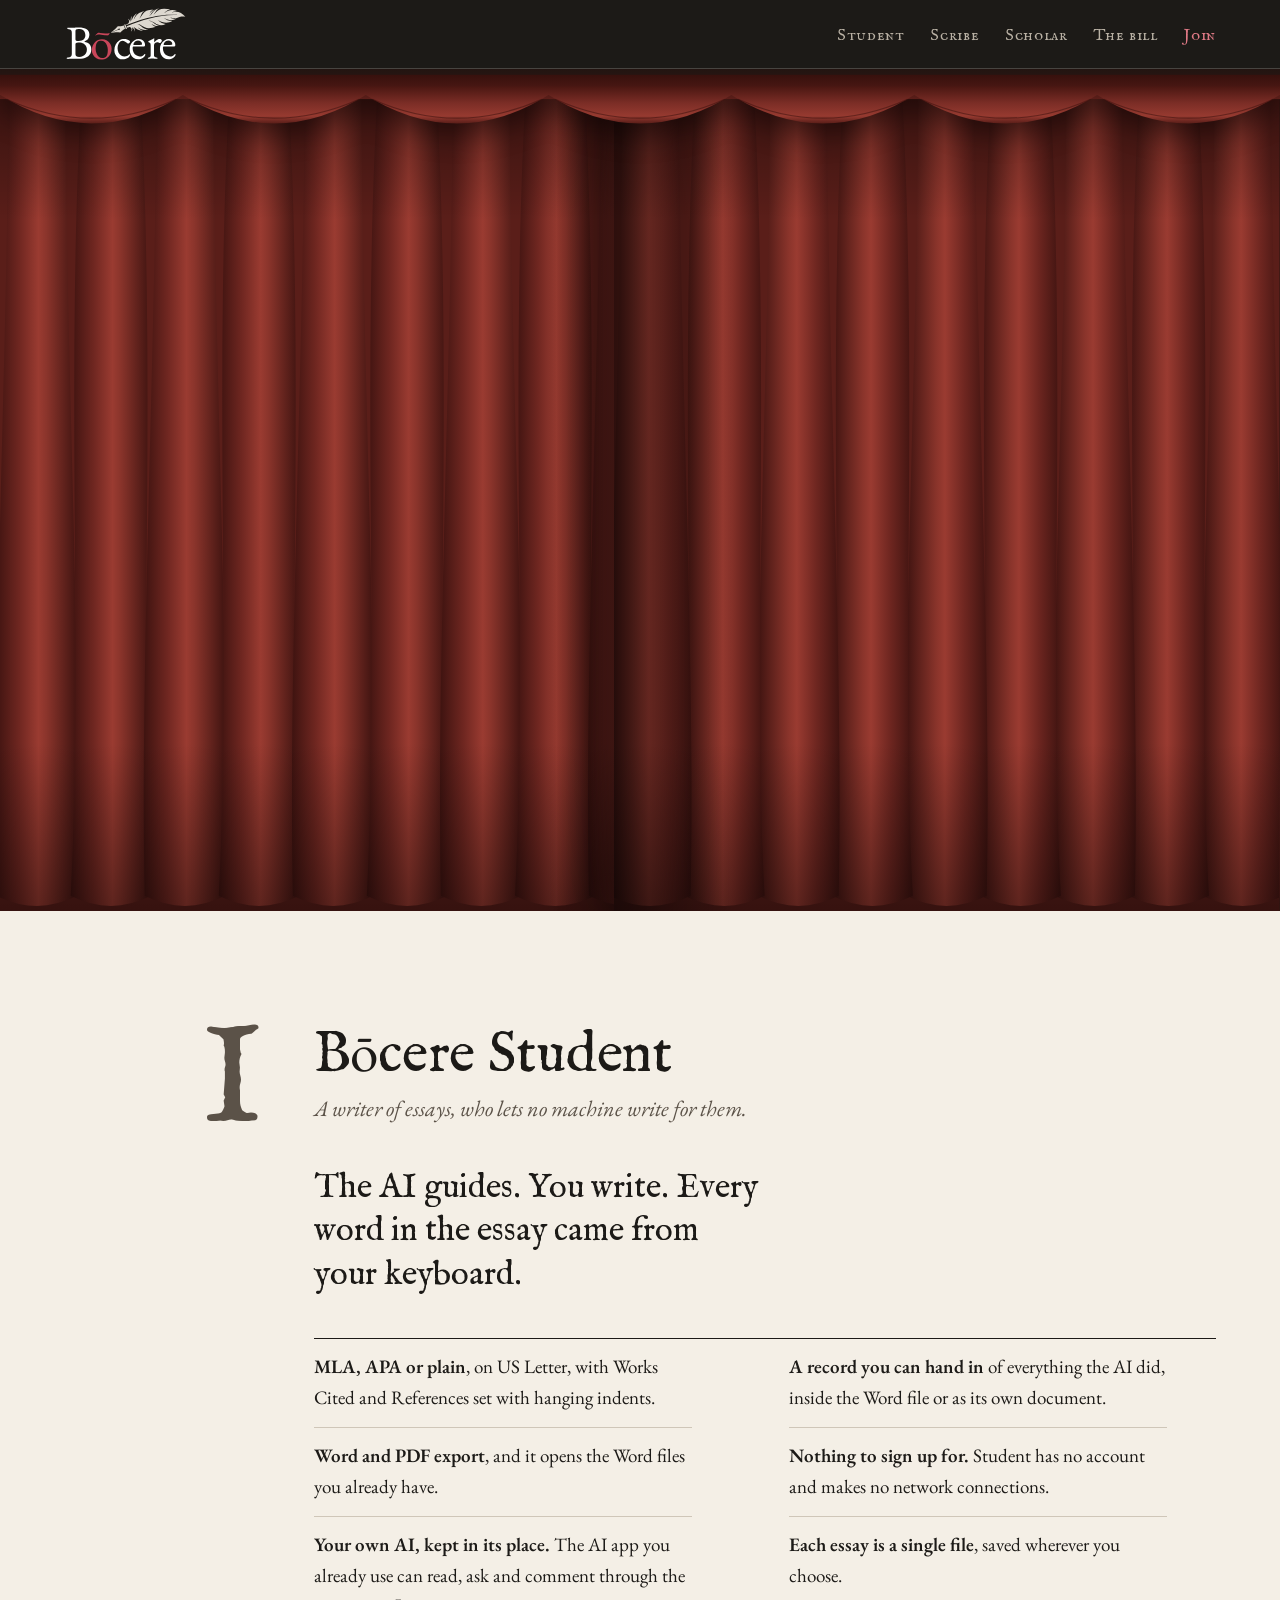
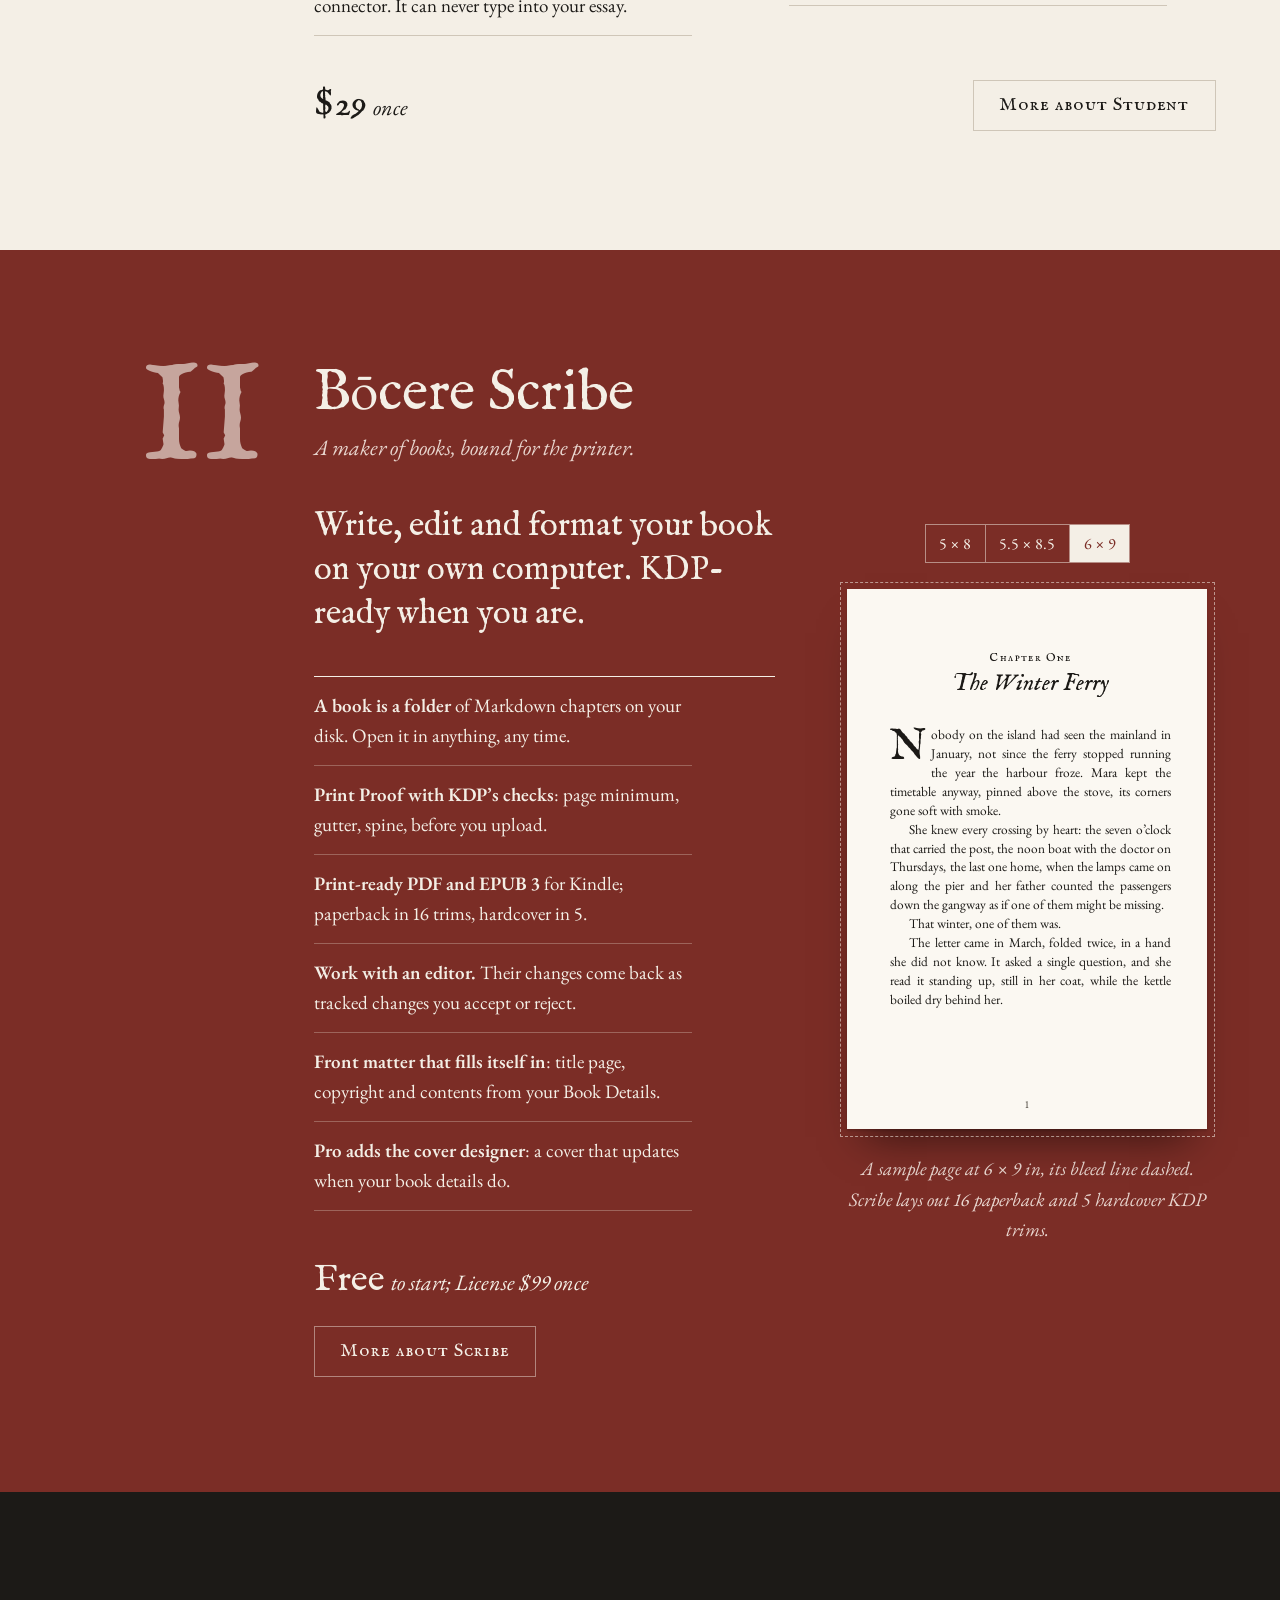
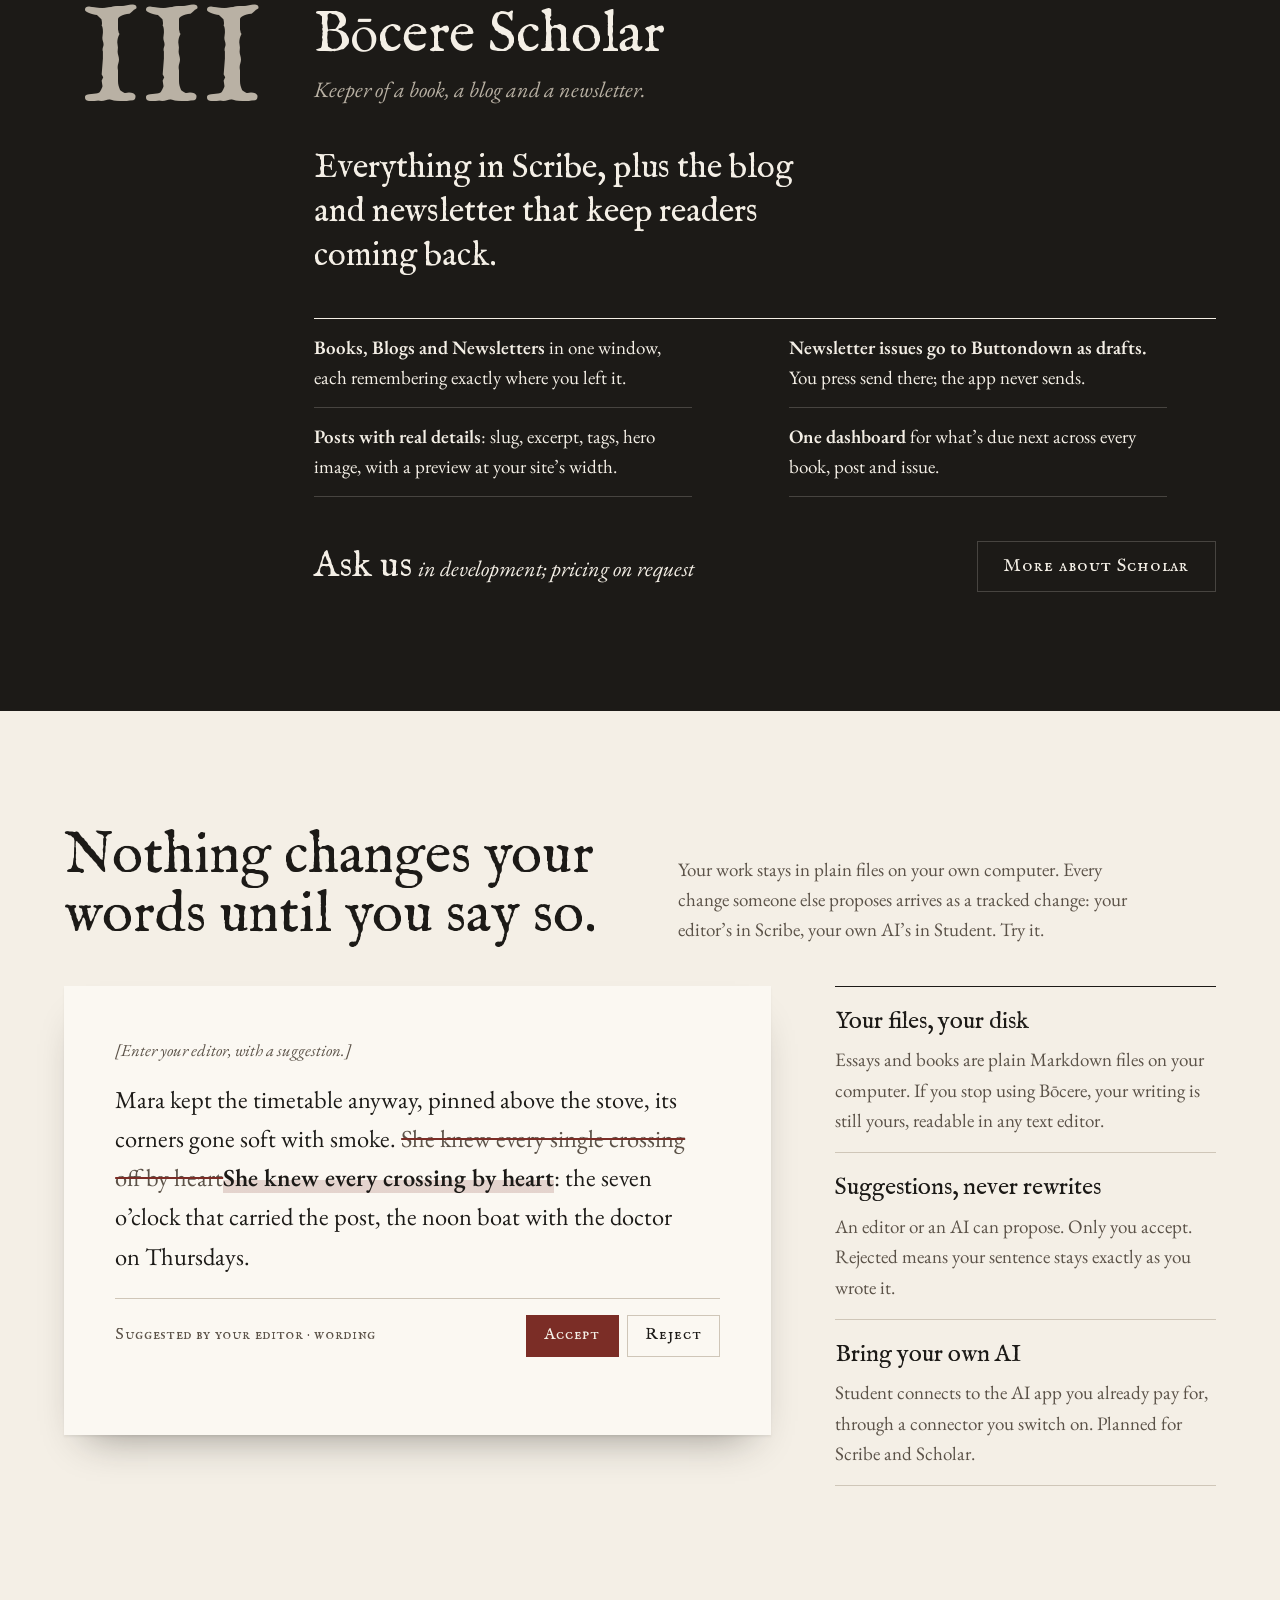
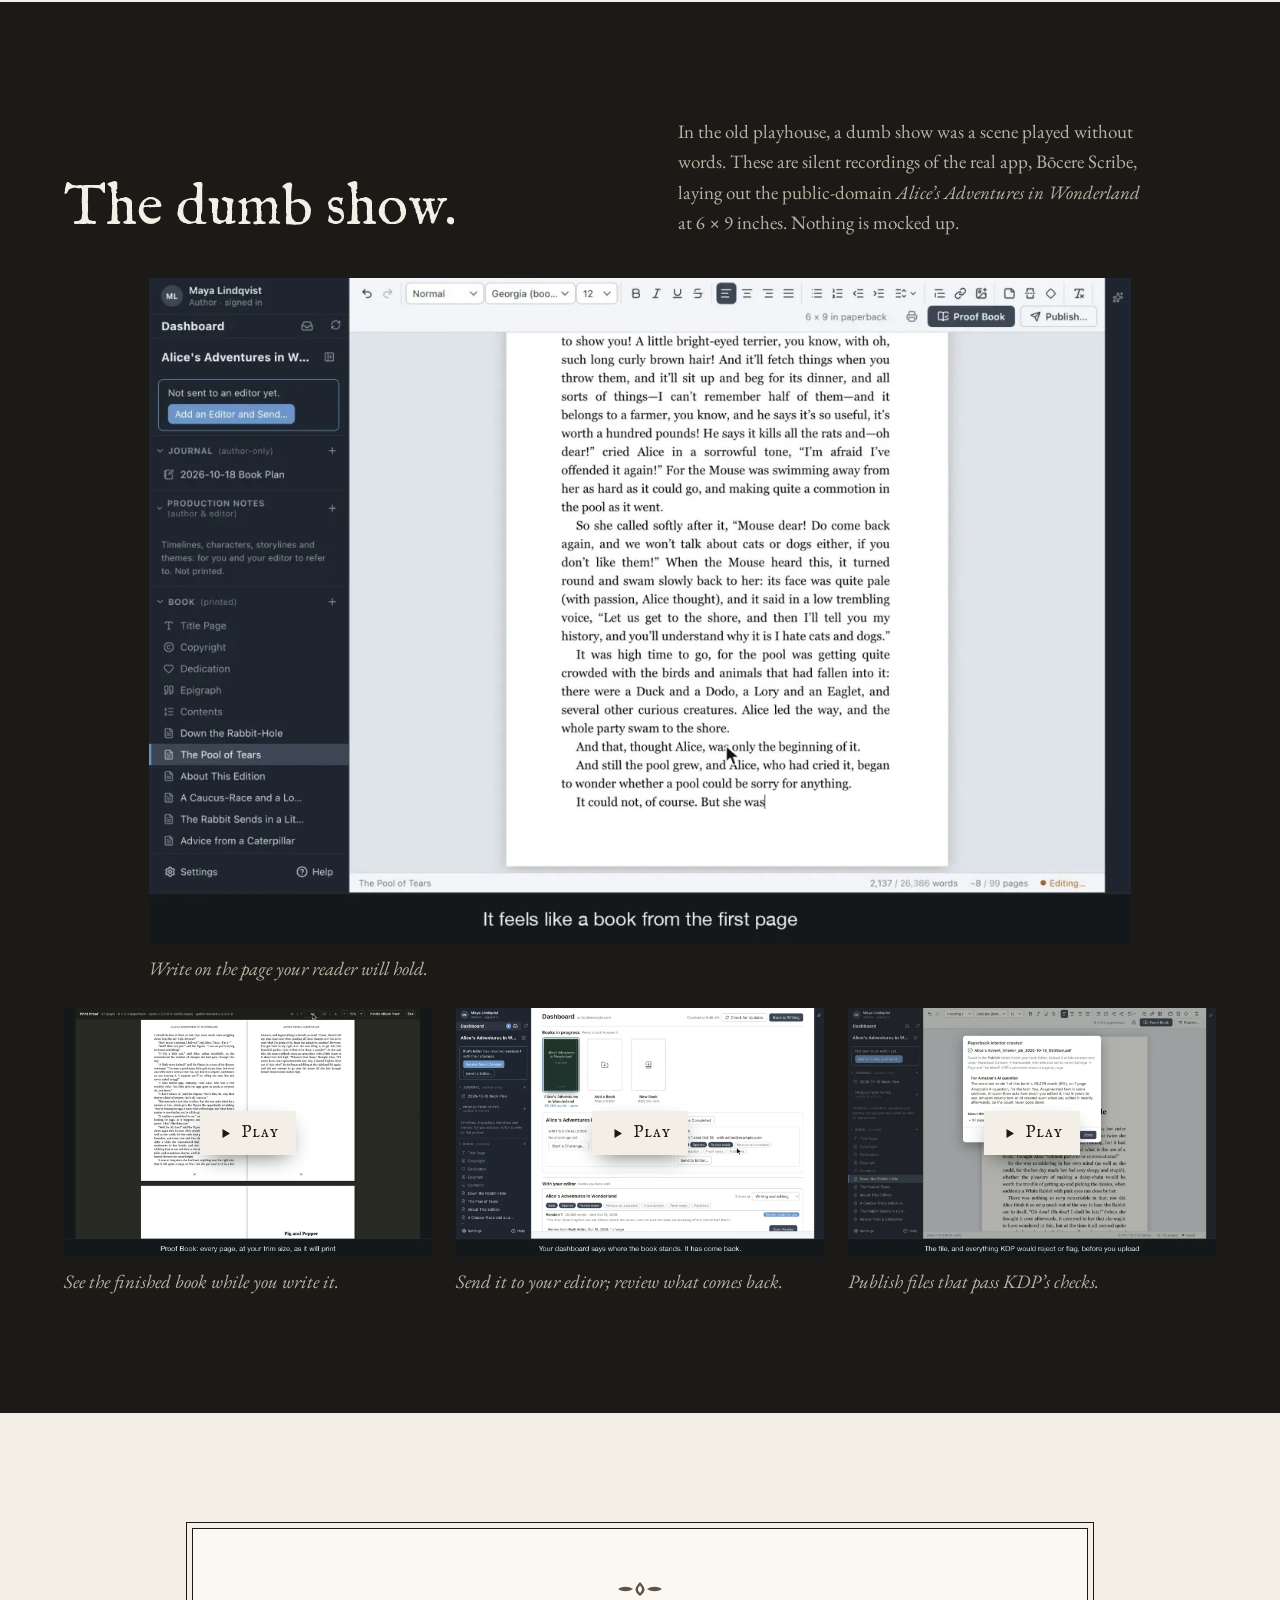
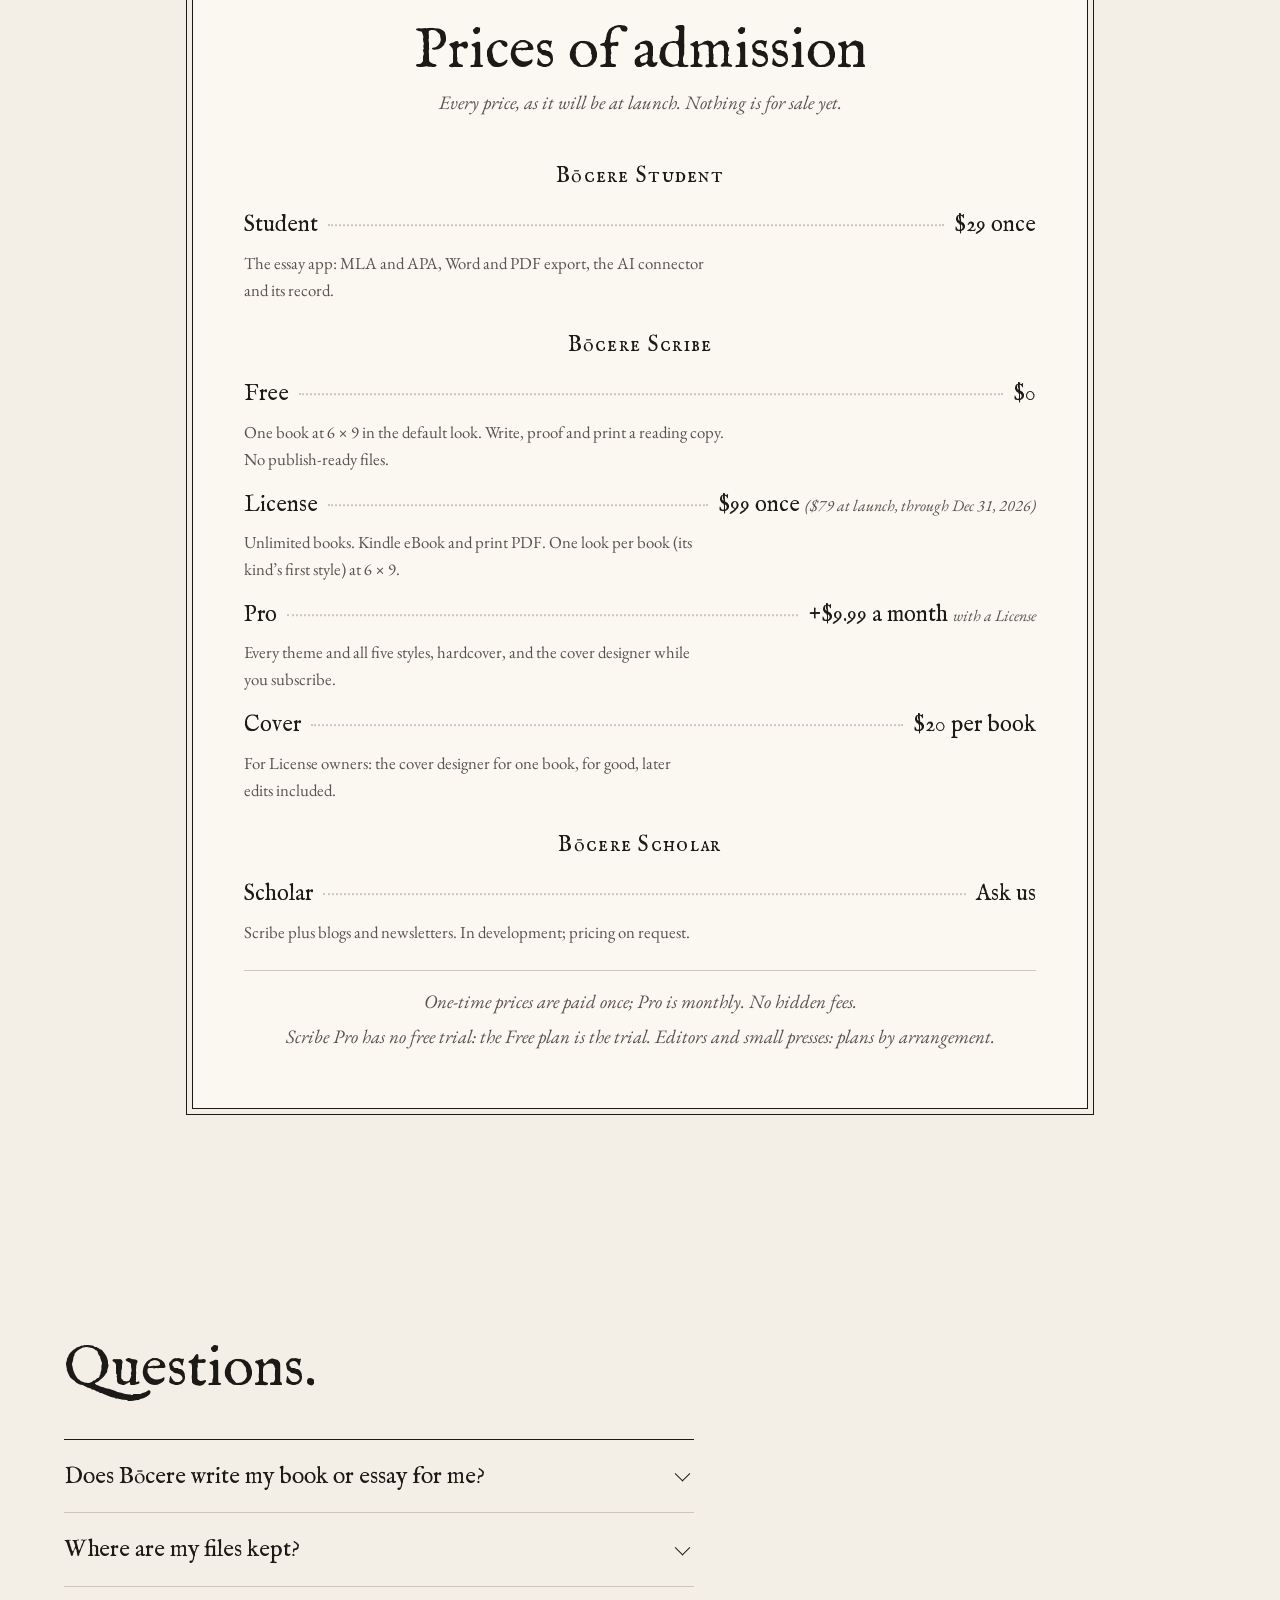
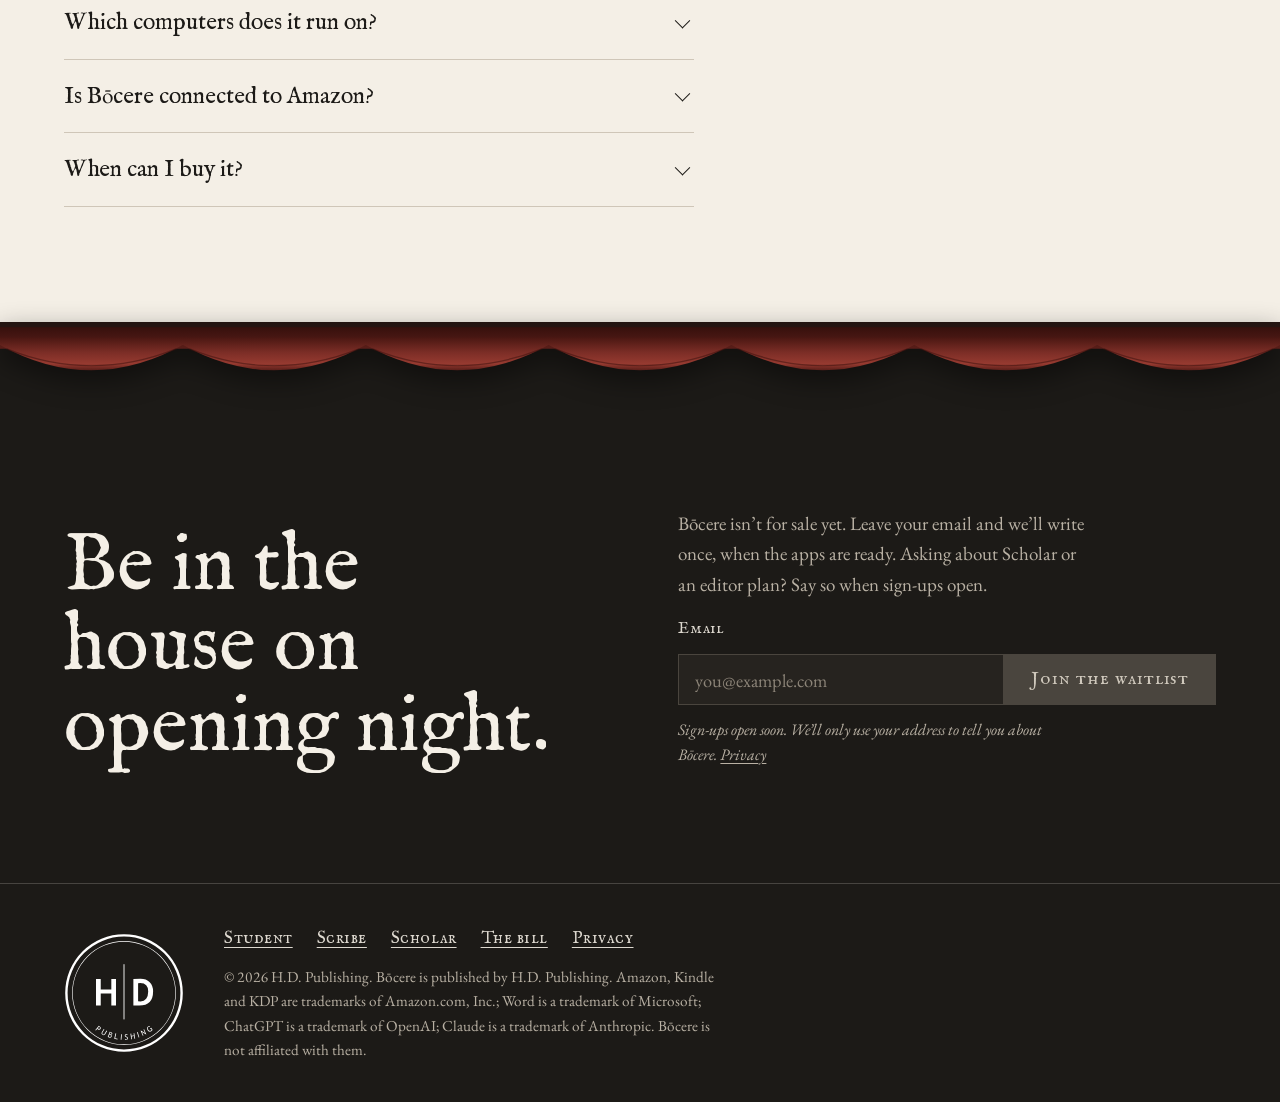
<file: site/index.html>
<!doctype html>
<html lang="en">
<head>
  <meta charset="utf-8">
  <meta name="viewport" content="width=device-width, initial-scale=1">
  <meta http-equiv="Content-Security-Policy" content="default-src 'self'; img-src 'self' data:; media-src 'self'; font-src 'self'; style-src 'self'; script-src 'self'; form-action 'self' https://buttondown.com; base-uri 'none'; object-src 'none'">
  <meta name="referrer" content="strict-origin-when-cross-origin">
  <title>Bōcere: writing apps from H.D. Publishing</title>
  <meta name="description" content="Three desktop writing apps for Mac and Windows: Student for essays, Scribe for KDP-ready books, Scholar for books, blogs and newsletters. Your words stay on your own computer.">
  <link rel="canonical" href="https://bocere.app/">
  <meta property="og:type" content="website">
  <meta property="og:title" content="Bōcere: writing apps from H.D. Publishing">
  <meta property="og:description" content="Three desktop writing apps for Mac and Windows: Student for essays, Scribe for KDP-ready books, Scholar for books, blogs and newsletters. Your words stay on your own computer.">
  <meta property="og:url" content="https://bocere.app/">
  <meta property="og:image" content="https://bocere.app/assets/img/og.jpg">
  <meta name="theme-color" content="#1c1a17">
  <link rel="icon" href="favicon.ico" sizes="any">
  <link rel="icon" href="favicon.png" type="image/png">
  <link rel="apple-touch-icon" href="apple-touch-icon.png">
  <link rel="preload" href="assets/fonts/im-fell-english-latin-400-normal.woff2" as="font" type="font/woff2" crossorigin>
  <link rel="stylesheet" href="assets/css/site.css">
  <script src="assets/js/site.js" defer></script>
</head>
<body>
<a class="skip" href="#main">Skip to content</a>
<header class="house">
  <a class="house__brand" href="./"><img src="assets/img/bocere-logo-reversed-accent.svg" alt="Bōcere home" width="124" height="55"></a>
  <nav aria-label="Main">
    <ul>
      <li><a class="navlink" href="student.html">Student</a></li>
      <li><a class="navlink" href="scribe.html">Scribe</a></li>
      <li><a class="navlink" href="scholar.html">Scholar</a></li>
      <li><a class="navlink" href="./#prices">The bill</a></li>
      <li><a class="navlink navlink--join" href="./#join">Join</a></li>
    </ul>
  </nav>
</header>
<main id="main">
  <section class="stage" data-curtain aria-labelledby="stage-title">
  <div class="stage__valance" aria-hidden="true"></div>
  <div class="stage__curtain stage__curtain--l" aria-hidden="true"></div>
  <div class="stage__curtain stage__curtain--r" aria-hidden="true"></div>
    <div class="stage__content">
      <img class="stage__logo" src="assets/img/bocere-logo-reversed-accent.svg" alt="Bōcere" width="489" height="218">
      <h1 id="stage-title">All the world’s a page.</h1>
      <p class="stage__lede">Desktop apps for essays and books, where nothing changes your words until you say so.</p>
      <div class="actions">
        <a class="btn" href="#join">Join the waitlist <svg viewBox="0 0 20 20" aria-hidden="true"><path d="M4 10h11M11 5l5 5-5 5" fill="none" stroke="currentColor" stroke-width="1.6"/></svg></a>
        <a class="btn btn--quiet" href="#student">Meet the cast</a>
      </div>
    </div>
    <nav class="billing" aria-label="The cast: the three apps">
      <a href="#student">Student<span>essays</span></a>
      <a href="#scribe">Scribe<span>books</span></a>
      <a href="#scholar">Scholar<span>blogs and newsletters</span></a>
    </nav>
  </section>

  <section class="act paper" id="student" aria-labelledby="student-title">
    <p class="act__numeral" aria-hidden="true">I</p>
    <div class="act__body">
      <h2 id="student-title">Bōcere Student</h2>
      <p class="act__who">A writer of essays, who lets no machine write for them.</p>
      <p class="act__lede">The AI guides. You write. Every word in the essay came from your keyboard.</p>
      <ul class="lines"><li><b>MLA, APA or plain</b>, on US Letter, with Works Cited and References set with hanging indents.</li><li><b>Word and PDF export</b>, and it opens the Word files you already have.</li><li><b>Your own AI, kept in its place.</b> The AI app you already use can read, ask and comment through the connector. It can never type into your essay.</li><li><b>A record you can hand in</b> of everything the AI did, inside the Word file or as its own document.</li><li><b>Nothing to sign up for.</b> Student has no account and makes no network connections.</li><li><b>Each essay is a single file</b>, saved wherever you choose.</li></ul>
      <div class="act__foot">
        <p class="admission"><strong>$29</strong>once</p>
        <a class="btn btn--quiet" href="student.html">More about Student</a>
      </div>
    </div>
  </section>

  <section class="act act--claret" id="scribe" aria-labelledby="scribe-title">
    <p class="act__numeral" aria-hidden="true">II</p>
    <div class="act__body">
      <h2 id="scribe-title">Bōcere Scribe</h2>
      <p class="act__who">A maker of books, bound for the printer.</p>
      <div class="act__split">
        <div>
          <p class="act__lede">Write, edit and format your book on your own computer. KDP-ready when you are.</p>
          <ul class="lines"><li><b>A book is a folder</b> of Markdown chapters on your disk. Open it in anything, any time.</li><li><b>Print Proof with KDP’s checks</b>: page minimum, gutter, spine, before you upload.</li><li><b>Print-ready PDF and EPUB 3</b> for Kindle; paperback in 16 trims, hardcover in 5.</li><li><b>Work with an editor.</b> Their changes come back as tracked changes you accept or reject.</li><li><b>Front matter that fills itself in</b>: title page, copyright and contents from your Book Details.</li><li><b>Pro adds the cover designer</b>: a cover that updates when your book details do.</li></ul>
          <div class="act__foot">
            <p class="admission"><strong>Free</strong>to start; License $99 once</p>
            <a class="btn btn--quiet" href="scribe.html">More about Scribe</a>
          </div>
        </div>
        <figure class="prop">
          <div class="trim" role="group" aria-label="Trim size of the sample page">
            <button type="button" data-trim="5x8" aria-pressed="false">5 × 8</button>
            <button type="button" data-trim="5.5x8.5" aria-pressed="false">5.5 × 8.5</button>
            <button type="button" data-trim="6x9" aria-pressed="true">6 × 9</button>
          </div>
          <div class="page-stage">
            <div class="bookpage" data-bookpage>
              <div class="bookpage__text">
                <span class="chap">Chapter One</span>
                <span class="title">The Winter Ferry</span>
                <p class="first">Nobody on the island had seen the mainland in January, not since the ferry stopped running the year the harbour froze. Mara kept the timetable anyway, pinned above the stove, its corners gone soft with smoke.</p>
                <p>She knew every crossing by heart: the seven o’clock that carried the post, the noon boat with the doctor on Thursdays, the last one home, when the lamps came on along the pier and her father counted the passengers down the gangway as if one of them might be missing.</p>
                <p>That winter, one of them was.</p>
                <p>The letter came in March, folded twice, in a hand she did not know. It asked a single question, and she read it standing up, still in her coat, while the kettle boiled dry behind her.</p>
              </div>
              <div class="bookpage__folio">1</div>
            </div>
          </div>
          <figcaption>A sample page at <span data-trim-label>6 × 9</span> in, its bleed line dashed. Scribe lays out 16 paperback and 5 hardcover KDP trims.</figcaption>
        </figure>
      </div>
    </div>
  </section>

  <section class="act dark" id="scholar" aria-labelledby="scholar-title">
    <p class="act__numeral" aria-hidden="true">III</p>
    <div class="act__body">
      <h2 id="scholar-title">Bōcere Scholar</h2>
      <p class="act__who">Keeper of a book, a blog and a newsletter.</p>
      <p class="act__lede">Everything in Scribe, plus the blog and newsletter that keep readers coming back.</p>
      <ul class="lines"><li><b>Books, Blogs and Newsletters</b> in one window, each remembering exactly where you left it.</li><li><b>Posts with real details</b>: slug, excerpt, tags, hero image, with a preview at your site’s width.</li><li><b>Newsletter issues go to Buttondown as drafts.</b> You press send there; the app never sends.</li><li><b>One dashboard</b> for what’s due next across every book, post and issue.</li></ul>
      <div class="act__foot">
        <p class="admission"><strong>Ask us</strong>in development; pricing on request</p>
        <a class="btn btn--quiet" href="scholar.html">More about Scholar</a>
      </div>
    </div>
  </section>

  <section class="section paper" aria-labelledby="scene-title">
    <div class="section__head">
      <h2 id="scene-title">Nothing changes your words until you say so.</h2>
      <p>Your work stays in plain files on your own computer. Every change someone else proposes arrives as a tracked change: your editor’s in Scribe, your own AI’s in Student. Try it.</p>
    </div>
    <div class="scene">
      <div class="galley" data-galley>
        <p class="direction">Enter your editor, with a suggestion.</p>
        <p>Mara kept the timetable anyway, pinned above the stove, its corners gone soft with smoke. <span data-change><del>She knew every single crossing off by heart</del><ins>She knew every crossing by heart</ins></span>: the seven o’clock that carried the post, the noon boat with the doctor on Thursdays.</p>
        <div class="galley__meta">
          <span class="who">Suggested by your editor · wording</span>
          <div class="galley__btns">
            <button class="btn" type="button" data-accept>Accept</button>
            <button class="btn btn--quiet" type="button" data-reject>Reject</button>
            <button class="btn btn--quiet" type="button" data-reset hidden>Try again</button>
          </div>
        </div>
        <p class="galley__status" data-status role="status" aria-live="polite"></p>
      </div>
      <ul class="creed">
        <li><h3>Your files, your disk</h3><p>Essays and books are plain Markdown files on your computer. If you stop using Bōcere, your writing is still yours, readable in any text editor.</p></li>
        <li><h3>Suggestions, never rewrites</h3><p>An editor or an AI can propose. Only you accept. Rejected means your sentence stays exactly as you wrote it.</p></li>
        <li><h3>Bring your own AI</h3><p>Student connects to the AI app you already pay for, through a connector you switch on. Planned for Scribe and Scholar.</p></li>
      </ul>
    </div>
  </section>

  <section class="section dark" aria-labelledby="show-title">
    <div class="section__head">
      <h2 id="show-title">The dumb show.</h2>
      <p>In the old playhouse, a dumb show was a scene played without words. These are silent recordings of the real app, Bōcere Scribe, laying out the public-domain <i>Alice’s Adventures in Wonderland</i> at 6 × 9 inches. Nothing is mocked up.</p>
    </div>
    <div class="reel">
      <figure class="lead">
        <div class="vid"><video src="assets/video/hero-loop.mp4" poster="assets/video/hero-loop.webp" autoplay muted loop playsinline preload="metadata" aria-label="Bōcere Scribe: writing a chapter on a book-shaped page"></video><button class="vid__play" type="button" hidden><svg viewBox="0 0 20 20" aria-hidden="true"><path d="M6 4l10 6-10 6z" fill="currentColor"/></svg>Play<span class="visually-hidden">: Bōcere Scribe: writing a chapter on a book-shaped page</span></button></div>
        <figcaption>Write on the page your reader will hold.</figcaption>
      </figure>
      <figure>
        <div class="vid"><video src="assets/video/see-proof.mp4" poster="assets/video/see-proof.webp" controls muted playsinline preload="none" aria-label="Print Proof with KDP checks"></video><button class="vid__play" type="button" hidden><svg viewBox="0 0 20 20" aria-hidden="true"><path d="M6 4l10 6-10 6z" fill="currentColor"/></svg>Play<span class="visually-hidden">: Print Proof with KDP checks</span></button></div>
        <figcaption>See the finished book while you write it.</figcaption>
      </figure>
      <figure>
        <div class="vid"><video src="assets/video/see-editor.mp4" poster="assets/video/see-editor.webp" controls muted playsinline preload="none" aria-label="Sending a book to an editor and reviewing their changes"></video><button class="vid__play" type="button" hidden><svg viewBox="0 0 20 20" aria-hidden="true"><path d="M6 4l10 6-10 6z" fill="currentColor"/></svg>Play<span class="visually-hidden">: Sending a book to an editor and reviewing their changes</span></button></div>
        <figcaption>Send it to your editor; review what comes back.</figcaption>
      </figure>
      <figure>
        <div class="vid"><video src="assets/video/see-publish.mp4" poster="assets/video/see-publish.webp" controls muted playsinline preload="none" aria-label="Publishing the print PDF and Kindle file"></video><button class="vid__play" type="button" hidden><svg viewBox="0 0 20 20" aria-hidden="true"><path d="M6 4l10 6-10 6z" fill="currentColor"/></svg>Play<span class="visually-hidden">: Publishing the print PDF and Kindle file</span></button></div>
        <figcaption>Publish files that pass KDP’s checks.</figcaption>
      </figure>
    </div>
  </section>

  <section class="section paper" id="prices" aria-labelledby="prices-title">
    <div class="bill">
      <svg class="fleuron" viewBox="0 0 92 36" aria-hidden="true"><path fill="currentColor" d="M46 4c-6 6-9 11-9 15 0 5 4 9 9 13 5-4 9-8 9-13 0-4-3-9-9-15zm0 7c3 3 4 6 4 8s-2 5-4 7c-2-2-4-4-4-7s1-5 4-8zM2 18c10-6 20-6 30 0-10 6-20 6-30 0zm58 0c10-6 20-6 30 0-10 6-20 6-30 0z"/></svg>
      <h2 class="bill__title" id="prices-title">Prices of admission</h2>
      <p class="bill__sub">Every price, as it will be at launch. Nothing is for sale yet.</p>
      <div class="bill__group"><h3>Bōcere Student</h3><ul class="bill__rows"><li><div class="bill__row"><span class="plan">Student</span><span class="leader" aria-hidden="true"></span><span class="amt">$29 once</span></div><p class="bill__what">The essay app: MLA and APA, Word and PDF export, the AI connector and its record.</p></li></ul></div><div class="bill__group"><h3>Bōcere Scribe</h3><ul class="bill__rows"><li><div class="bill__row"><span class="plan">Free</span><span class="leader" aria-hidden="true"></span><span class="amt">$0</span></div><p class="bill__what">One book at 6 × 9 in the default look. Write, proof and print a reading copy. No publish-ready files.</p></li><li><div class="bill__row"><span class="plan">License</span><span class="leader" aria-hidden="true"></span><span class="amt">$99 once <small>($79 at launch, through Dec 31, 2026)</small></span></div><p class="bill__what">Unlimited books. Kindle eBook and print PDF. One look per book (its kind’s first style) at 6 × 9.</p></li><li><div class="bill__row"><span class="plan">Pro</span><span class="leader" aria-hidden="true"></span><span class="amt">+$9.99 a month <small>with a License</small></span></div><p class="bill__what">Every theme and all five styles, hardcover, and the cover designer while you subscribe.</p></li><li><div class="bill__row"><span class="plan">Cover</span><span class="leader" aria-hidden="true"></span><span class="amt">$20 per book</span></div><p class="bill__what">For License owners: the cover designer for one book, for good, later edits included.</p></li></ul></div><div class="bill__group"><h3>Bōcere Scholar</h3><ul class="bill__rows"><li><div class="bill__row"><span class="plan">Scholar</span><span class="leader" aria-hidden="true"></span><span class="amt">Ask us</span></div><p class="bill__what">Scribe plus blogs and newsletters. In development; pricing on request.</p></li></ul></div>
      <div class="bill__notes"><p>One-time prices are paid once; Pro is monthly. No hidden fees.</p><p>Scribe Pro has no free trial: the Free plan is the trial. Editors and small presses: plans by arrangement.</p></div>
    </div>
  </section>

<section class="section paper" aria-labelledby="faq-title">
    <div class="section__head"><h2 id="faq-title">Questions.</h2></div>
    <div class="faq">
      <details><summary>Does Bōcere write my book or essay for me?</summary><p>No. Bōcere is where you write. Changes from an editor or an AI arrive as suggestions you accept or reject, and Student never lets an AI type into your essay.</p></details>
      <details><summary>Where are my files kept?</summary><p>On your computer, as plain Markdown files: one file per essay in Student, a folder of chapters per book in Scribe and Scholar. You can open them in any text editor.</p></details>
      <details><summary>Which computers does it run on?</summary><p>Mac and Windows. Bōcere is a desktop app, not a website.</p></details>
      <details><summary>Is Bōcere connected to Amazon?</summary><p>No. Scribe makes files that meet Kindle Direct Publishing’s requirements; you upload them to KDP yourself.</p></details>
      <details><summary>When can I buy it?</summary><p>Not yet. Join the waitlist and we’ll write once, when the apps are ready.</p></details>
    </div>
  </section>

  <section class="epilogue dark" id="join" aria-labelledby="join-title">
    <div class="stage__valance" aria-hidden="true"></div>
    <div>
      <h2 id="join-title">Be in the house on opening night.</h2>
    </div>
    <div>
      <p>Bōcere isn’t for sale yet. Leave your email and we’ll write once, when the apps are ready. Asking about Scholar or an editor plan? Say so when sign-ups open.</p>
      <form class="join" action="#" method="post" aria-describedby="join-note">
        <label for="email">Email</label>
        <div class="row">
          <input id="email" name="email" type="email" autocomplete="email" placeholder="you@example.com" required disabled>
          <button class="btn" type="submit" disabled>Join the waitlist</button>
        </div>
        <p class="note" id="join-note">Sign-ups open soon. We’ll only use your address to tell you about Bōcere. <a href="privacy.html">Privacy</a></p>
      </form>
    </div>
  </section>
</main>

<footer class="foot dark">
  <img src="assets/img/hd-seal-reversed.svg" alt="H.D. Publishing" width="120" height="120">
  <div>
    <nav aria-label="Footer">
      <a href="student.html">Student</a><a href="scribe.html">Scribe</a><a href="scholar.html">Scholar</a><a href="./#prices">The bill</a><a href="privacy.html">Privacy</a>
    </nav>
    <small>© 2026 H.D. Publishing. Bōcere is published by H.D. Publishing. Amazon, Kindle and KDP are trademarks of Amazon.com, Inc.; Word is a trademark of Microsoft; ChatGPT is a trademark of OpenAI; Claude is a trademark of Anthropic. Bōcere is not affiliated with them.</small>
  </div>
</footer>
</body>
</html>
</file>
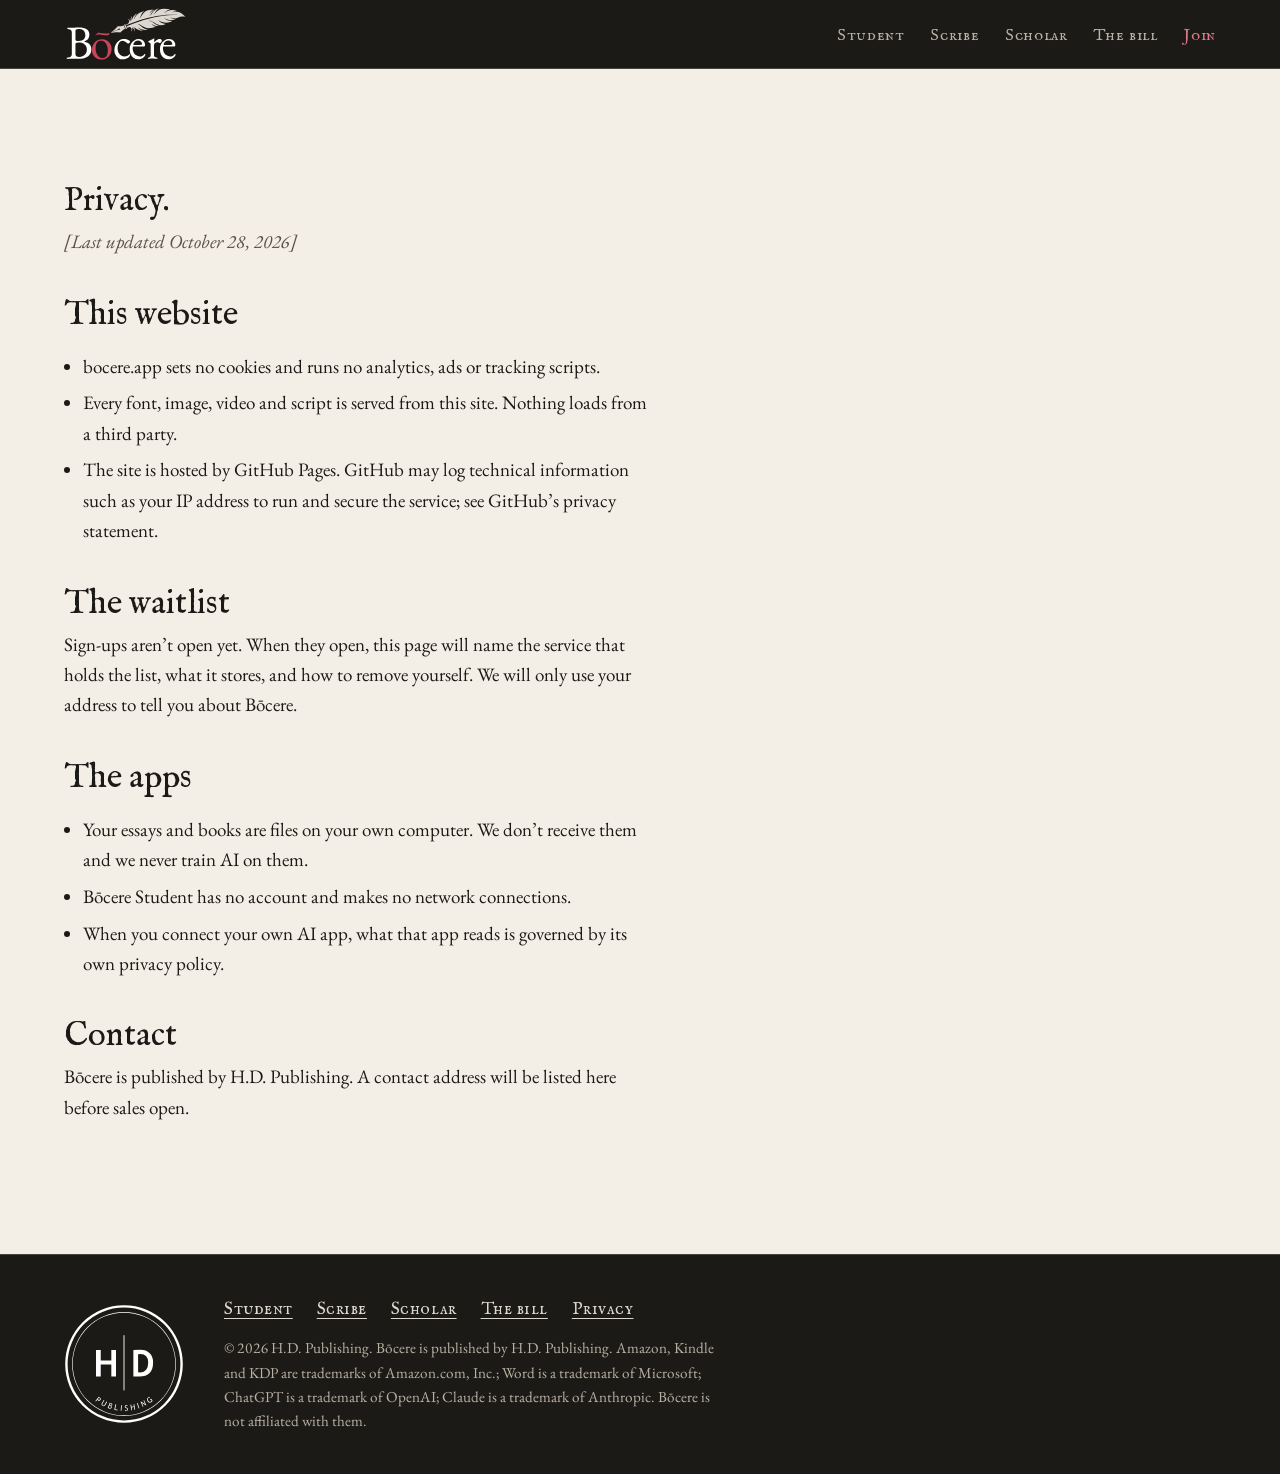
<file: site/privacy.html>
<!doctype html>
<html lang="en">
<head>
  <meta charset="utf-8">
  <meta name="viewport" content="width=device-width, initial-scale=1">
  <meta http-equiv="Content-Security-Policy" content="default-src 'self'; img-src 'self' data:; media-src 'self'; font-src 'self'; style-src 'self'; script-src 'self'; form-action 'self' https://buttondown.com; base-uri 'none'; object-src 'none'">
  <meta name="referrer" content="strict-origin-when-cross-origin">
  <title>Privacy: Bōcere</title>
  <meta name="description" content="What bocere.app and the Bōcere apps collect: this website uses no cookies, analytics or trackers.">
  <link rel="canonical" href="https://bocere.app/privacy.html">
  <meta property="og:type" content="website">
  <meta property="og:title" content="Privacy: Bōcere">
  <meta property="og:description" content="What bocere.app and the Bōcere apps collect: this website uses no cookies, analytics or trackers.">
  <meta property="og:url" content="https://bocere.app/privacy.html">
  <meta property="og:image" content="https://bocere.app/assets/img/og.jpg">
  <meta name="theme-color" content="#1c1a17">
  <link rel="icon" href="favicon.ico" sizes="any">
  <link rel="icon" href="favicon.png" type="image/png">
  <link rel="apple-touch-icon" href="apple-touch-icon.png">
  <link rel="preload" href="assets/fonts/im-fell-english-latin-400-normal.woff2" as="font" type="font/woff2" crossorigin>
  <link rel="stylesheet" href="assets/css/site.css">
  <script src="assets/js/site.js" defer></script>
</head>
<body>
<a class="skip" href="#main">Skip to content</a>
<header class="house">
  <a class="house__brand" href="./"><img src="assets/img/bocere-logo-reversed-accent.svg" alt="Bōcere home" width="124" height="55"></a>
  <nav aria-label="Main">
    <ul>
      <li><a class="navlink" href="student.html">Student</a></li>
      <li><a class="navlink" href="scribe.html">Scribe</a></li>
      <li><a class="navlink" href="scholar.html">Scholar</a></li>
      <li><a class="navlink" href="./#prices">The bill</a></li>
      <li><a class="navlink navlink--join" href="./#join">Join</a></li>
    </ul>
  </nav>
</header>
<main id="main">
  <section class="section paper" aria-labelledby="page-title">
    <div class="prose">
      <h2 id="page-title">Privacy.</h2>
      <p class="direction">Last updated October 28, 2026</p>
      <h2>This website</h2>
      <ul>
        <li>bocere.app sets no cookies and runs no analytics, ads or tracking scripts.</li>
        <li>Every font, image, video and script is served from this site. Nothing loads from a third party.</li>
        <li>The site is hosted by GitHub Pages. GitHub may log technical information such as your IP address to run and secure the service; see GitHub’s privacy statement.</li>
      </ul>
      <h2>The waitlist</h2>
      <p>Sign-ups aren’t open yet. When they open, this page will name the service that holds the list, what it stores, and how to remove yourself. We will only use your address to tell you about Bōcere.</p>
      <h2>The apps</h2>
      <ul>
        <li>Your essays and books are files on your own computer. We don’t receive them and we never train AI on them.</li>
        <li>Bōcere Student has no account and makes no network connections.</li>
        <li>When you connect your own AI app, what that app reads is governed by its own privacy policy.</li>
      </ul>
      <h2>Contact</h2>
      <p>Bōcere is published by H.D. Publishing. A contact address will be listed here before sales open.</p>
    </div>
  </section>
</main>

<footer class="foot dark">
  <img src="assets/img/hd-seal-reversed.svg" alt="H.D. Publishing" width="120" height="120">
  <div>
    <nav aria-label="Footer">
      <a href="student.html">Student</a><a href="scribe.html">Scribe</a><a href="scholar.html">Scholar</a><a href="./#prices">The bill</a><a href="privacy.html">Privacy</a>
    </nav>
    <small>© 2026 H.D. Publishing. Bōcere is published by H.D. Publishing. Amazon, Kindle and KDP are trademarks of Amazon.com, Inc.; Word is a trademark of Microsoft; ChatGPT is a trademark of OpenAI; Claude is a trademark of Anthropic. Bōcere is not affiliated with them.</small>
  </div>
</footer>
</body>
</html>
</file>
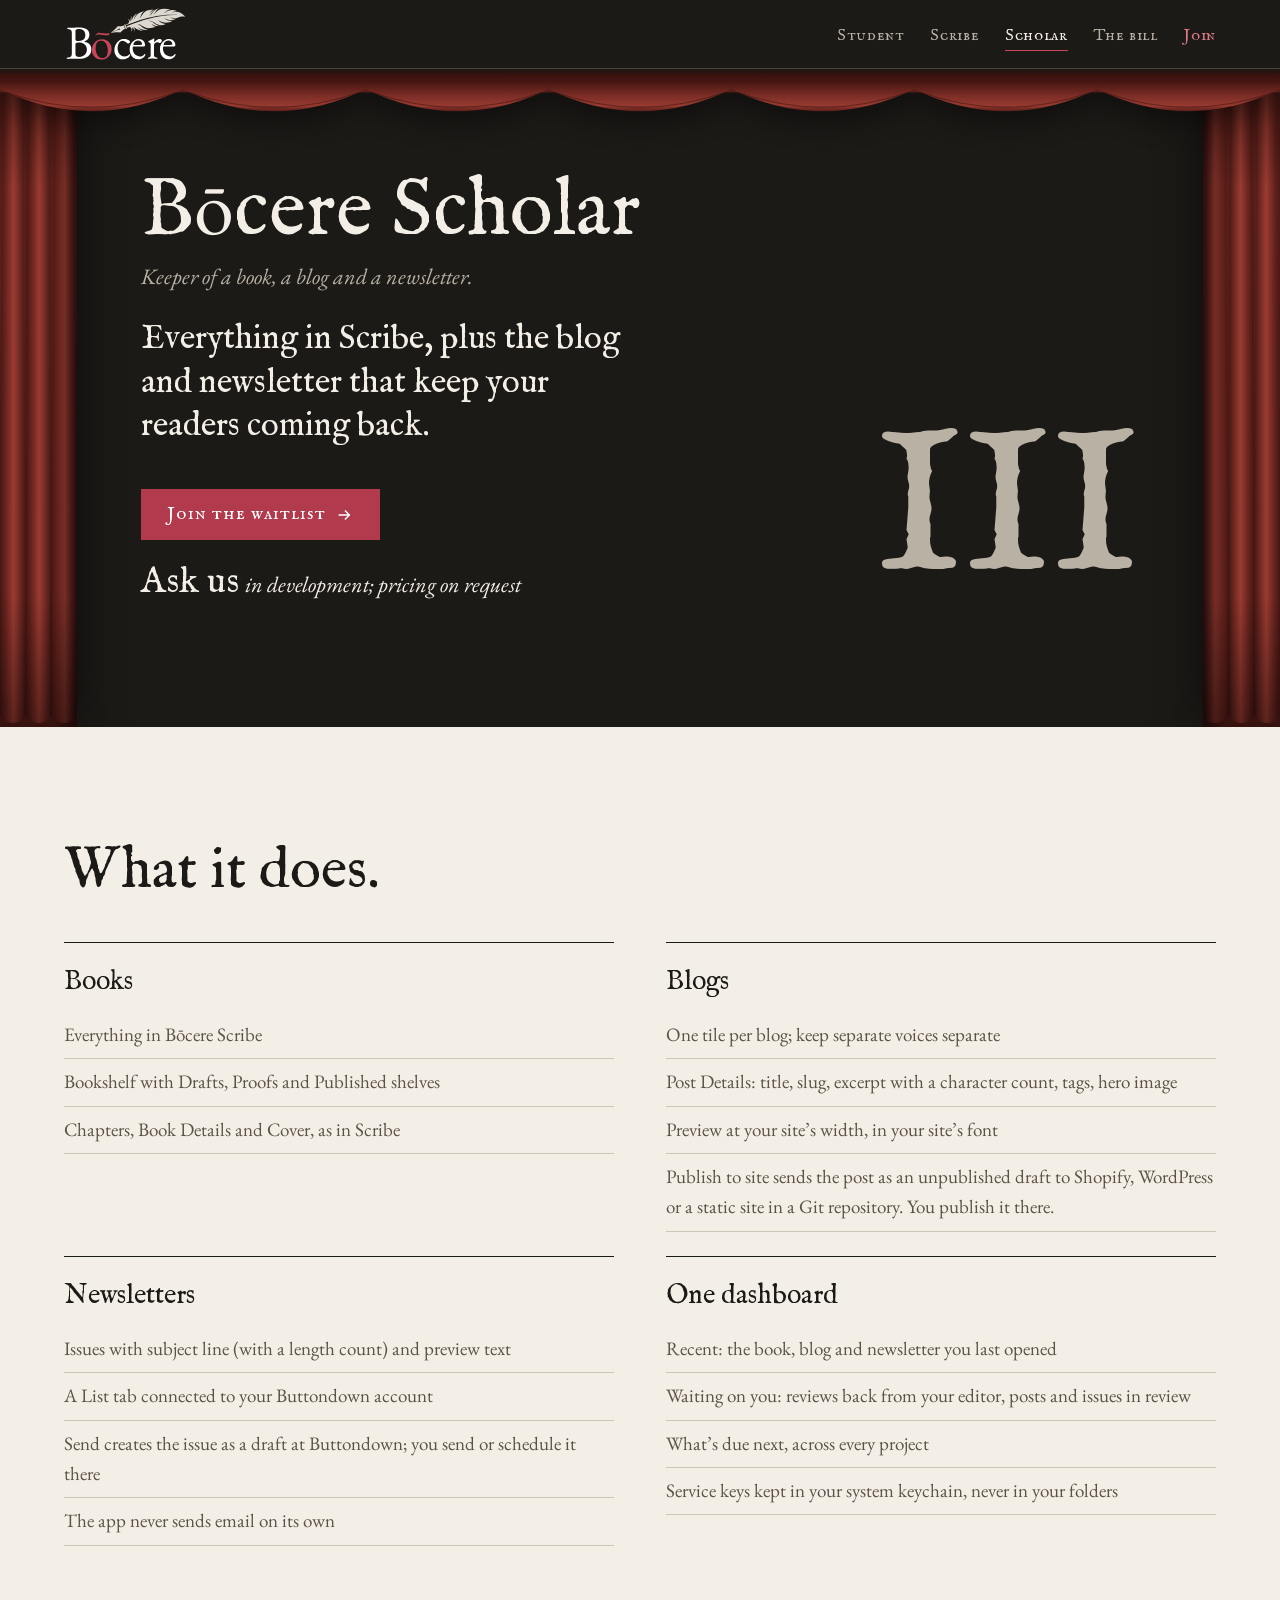
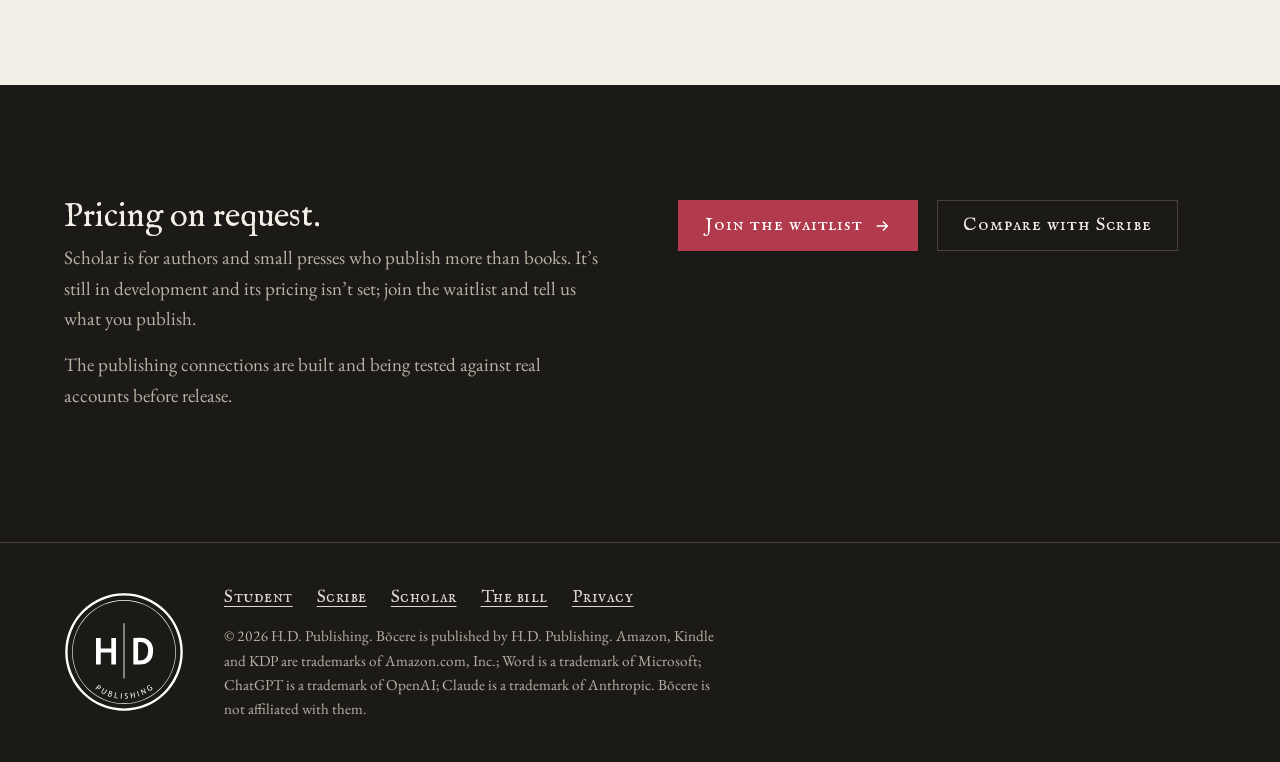
<file: site/scholar.html>
<!doctype html>
<html lang="en">
<head>
  <meta charset="utf-8">
  <meta name="viewport" content="width=device-width, initial-scale=1">
  <meta http-equiv="Content-Security-Policy" content="default-src 'self'; img-src 'self' data:; media-src 'self'; font-src 'self'; style-src 'self'; script-src 'self'; form-action 'self' https://buttondown.com; base-uri 'none'; object-src 'none'">
  <meta name="referrer" content="strict-origin-when-cross-origin">
  <title>Bōcere Scholar: your books, your blog and your newsletter in one app</title>
  <meta name="description" content="Everything in Bōcere Scribe, plus blogs and newsletters: posts sent to your site as drafts, newsletter issues sent to Buttondown as drafts. In development. Pricing on request.">
  <link rel="canonical" href="https://bocere.app/scholar.html">
  <meta property="og:type" content="website">
  <meta property="og:title" content="Bōcere Scholar: your books, your blog and your newsletter in one app">
  <meta property="og:description" content="Everything in Bōcere Scribe, plus blogs and newsletters: posts sent to your site as drafts, newsletter issues sent to Buttondown as drafts. In development. Pricing on request.">
  <meta property="og:url" content="https://bocere.app/scholar.html">
  <meta property="og:image" content="https://bocere.app/assets/img/og.jpg">
  <meta name="theme-color" content="#1c1a17">
  <link rel="icon" href="favicon.ico" sizes="any">
  <link rel="icon" href="favicon.png" type="image/png">
  <link rel="apple-touch-icon" href="apple-touch-icon.png">
  <link rel="preload" href="assets/fonts/im-fell-english-latin-400-normal.woff2" as="font" type="font/woff2" crossorigin>
  <link rel="stylesheet" href="assets/css/site.css">
  <script src="assets/js/site.js" defer></script>
</head>
<body>
<a class="skip" href="#main">Skip to content</a>
<header class="house">
  <a class="house__brand" href="./"><img src="assets/img/bocere-logo-reversed-accent.svg" alt="Bōcere home" width="124" height="55"></a>
  <nav aria-label="Main">
    <ul>
      <li><a class="navlink" href="student.html">Student</a></li>
      <li><a class="navlink" href="scribe.html">Scribe</a></li>
      <li><a class="navlink" href="scholar.html" aria-current="page">Scholar</a></li>
      <li><a class="navlink" href="./#prices">The bill</a></li>
      <li><a class="navlink navlink--join" href="./#join">Join</a></li>
    </ul>
  </nav>
</header>
<main id="main">
  <section class="mast dark" aria-labelledby="page-title">
  <div class="stage__valance" aria-hidden="true"></div>
  <div class="stage__curtain stage__curtain--l" aria-hidden="true"></div>
  <div class="stage__curtain stage__curtain--r" aria-hidden="true"></div>
    <div>
      <h1 id="page-title">Bōcere Scholar</h1>
      <p class="act__who">Keeper of a book, a blog and a newsletter.</p>
      <p class="act__lede">Everything in Scribe, plus the blog and newsletter that keep your readers coming back.</p>
      <div class="actions">
        <a class="btn" href="./#join">Join the waitlist <svg viewBox="0 0 20 20" aria-hidden="true"><path d="M4 10h11M11 5l5 5-5 5" fill="none" stroke="currentColor" stroke-width="1.6"/></svg></a>
        <p class="admission"><strong>Ask us</strong>in development; pricing on request</p>
      </div>
    </div>
    <p class="act__numeral" aria-hidden="true">III</p>
  </section>
<section class="section paper" aria-labelledby="spec-title">
    <div class="section__head"><h2 id="spec-title">What it does.</h2></div>
    <div class="spec"><section><h3>Books</h3><ul><li>Everything in Bōcere Scribe</li><li>Bookshelf with Drafts, Proofs and Published shelves</li><li>Chapters, Book Details and Cover, as in Scribe</li></ul></section><section><h3>Blogs</h3><ul><li>One tile per blog; keep separate voices separate</li><li>Post Details: title, slug, excerpt with a character count, tags, hero image</li><li>Preview at your site’s width, in your site’s font</li><li>Publish to site sends the post as an unpublished draft to Shopify, WordPress or a static site in a Git repository. You publish it there.</li></ul></section><section><h3>Newsletters</h3><ul><li>Issues with subject line (with a length count) and preview text</li><li>A List tab connected to your Buttondown account</li><li>Send creates the issue as a draft at Buttondown; you send or schedule it there</li><li>The app never sends email on its own</li></ul></section><section><h3>One dashboard</h3><ul><li>Recent: the book, blog and newsletter you last opened</li><li>Waiting on you: reviews back from your editor, posts and issues in review</li><li>What’s due next, across every project</li><li>Service keys kept in your system keychain, never in your folders</li></ul></section></div>
  </section>
<section class="section dark" aria-labelledby="ask-title">
    <div class="split">
      <div class="prose">
        <h2 id="ask-title">Pricing on request.</h2>
        <p>Scholar is for authors and small presses who publish more than books. It’s still in development and its pricing isn’t set; join the waitlist and tell us what you publish.</p>
        <p>The publishing connections are built and being tested against real accounts before release.</p>
      </div>
      <div class="actions"><a class="btn" href="./#join">Join the waitlist <svg viewBox="0 0 20 20" aria-hidden="true"><path d="M4 10h11M11 5l5 5-5 5" fill="none" stroke="currentColor" stroke-width="1.6"/></svg></a><a class="btn btn--quiet" href="scribe.html">Compare with Scribe</a></div>
    </div>
  </section>
</main>

<footer class="foot dark">
  <img src="assets/img/hd-seal-reversed.svg" alt="H.D. Publishing" width="120" height="120">
  <div>
    <nav aria-label="Footer">
      <a href="student.html">Student</a><a href="scribe.html">Scribe</a><a href="scholar.html">Scholar</a><a href="./#prices">The bill</a><a href="privacy.html">Privacy</a>
    </nav>
    <small>© 2026 H.D. Publishing. Bōcere is published by H.D. Publishing. Amazon, Kindle and KDP are trademarks of Amazon.com, Inc.; Word is a trademark of Microsoft; ChatGPT is a trademark of OpenAI; Claude is a trademark of Anthropic. Bōcere is not affiliated with them.</small>
  </div>
</footer>
</body>
</html>
</file>
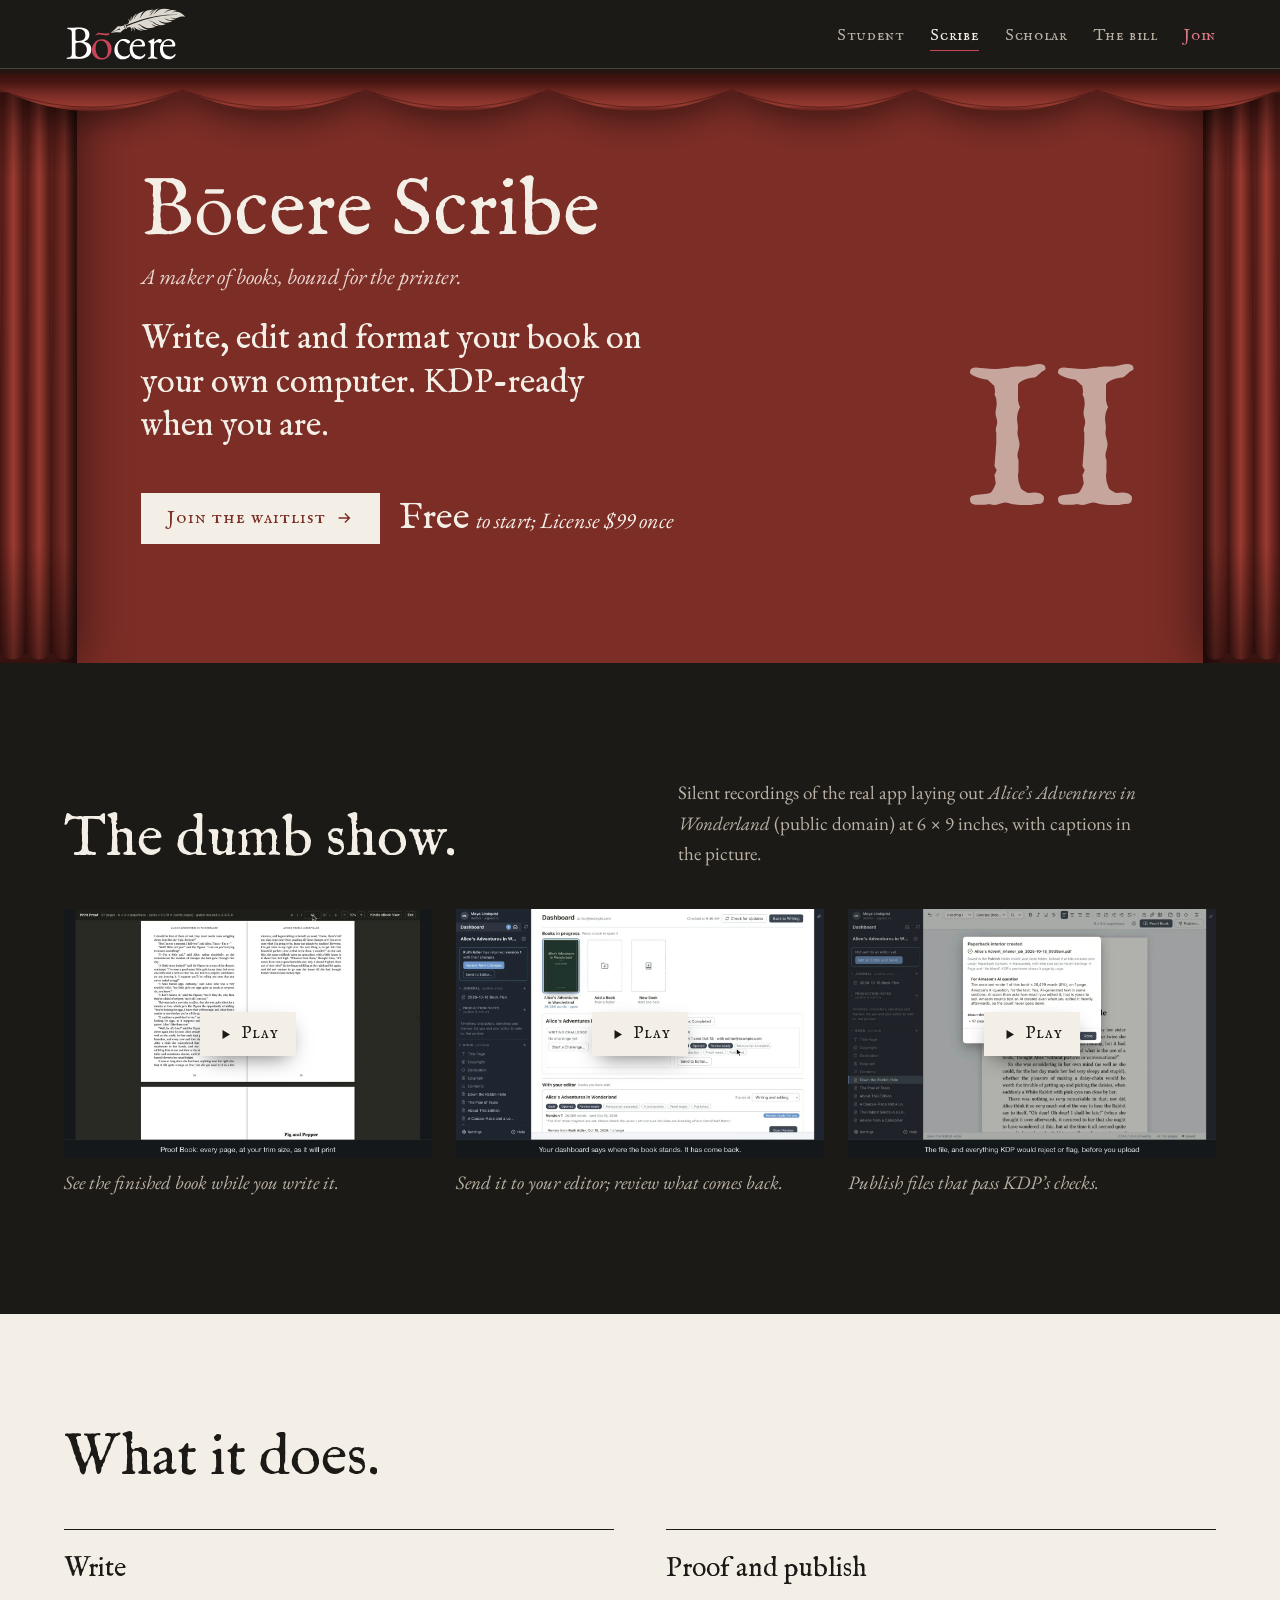
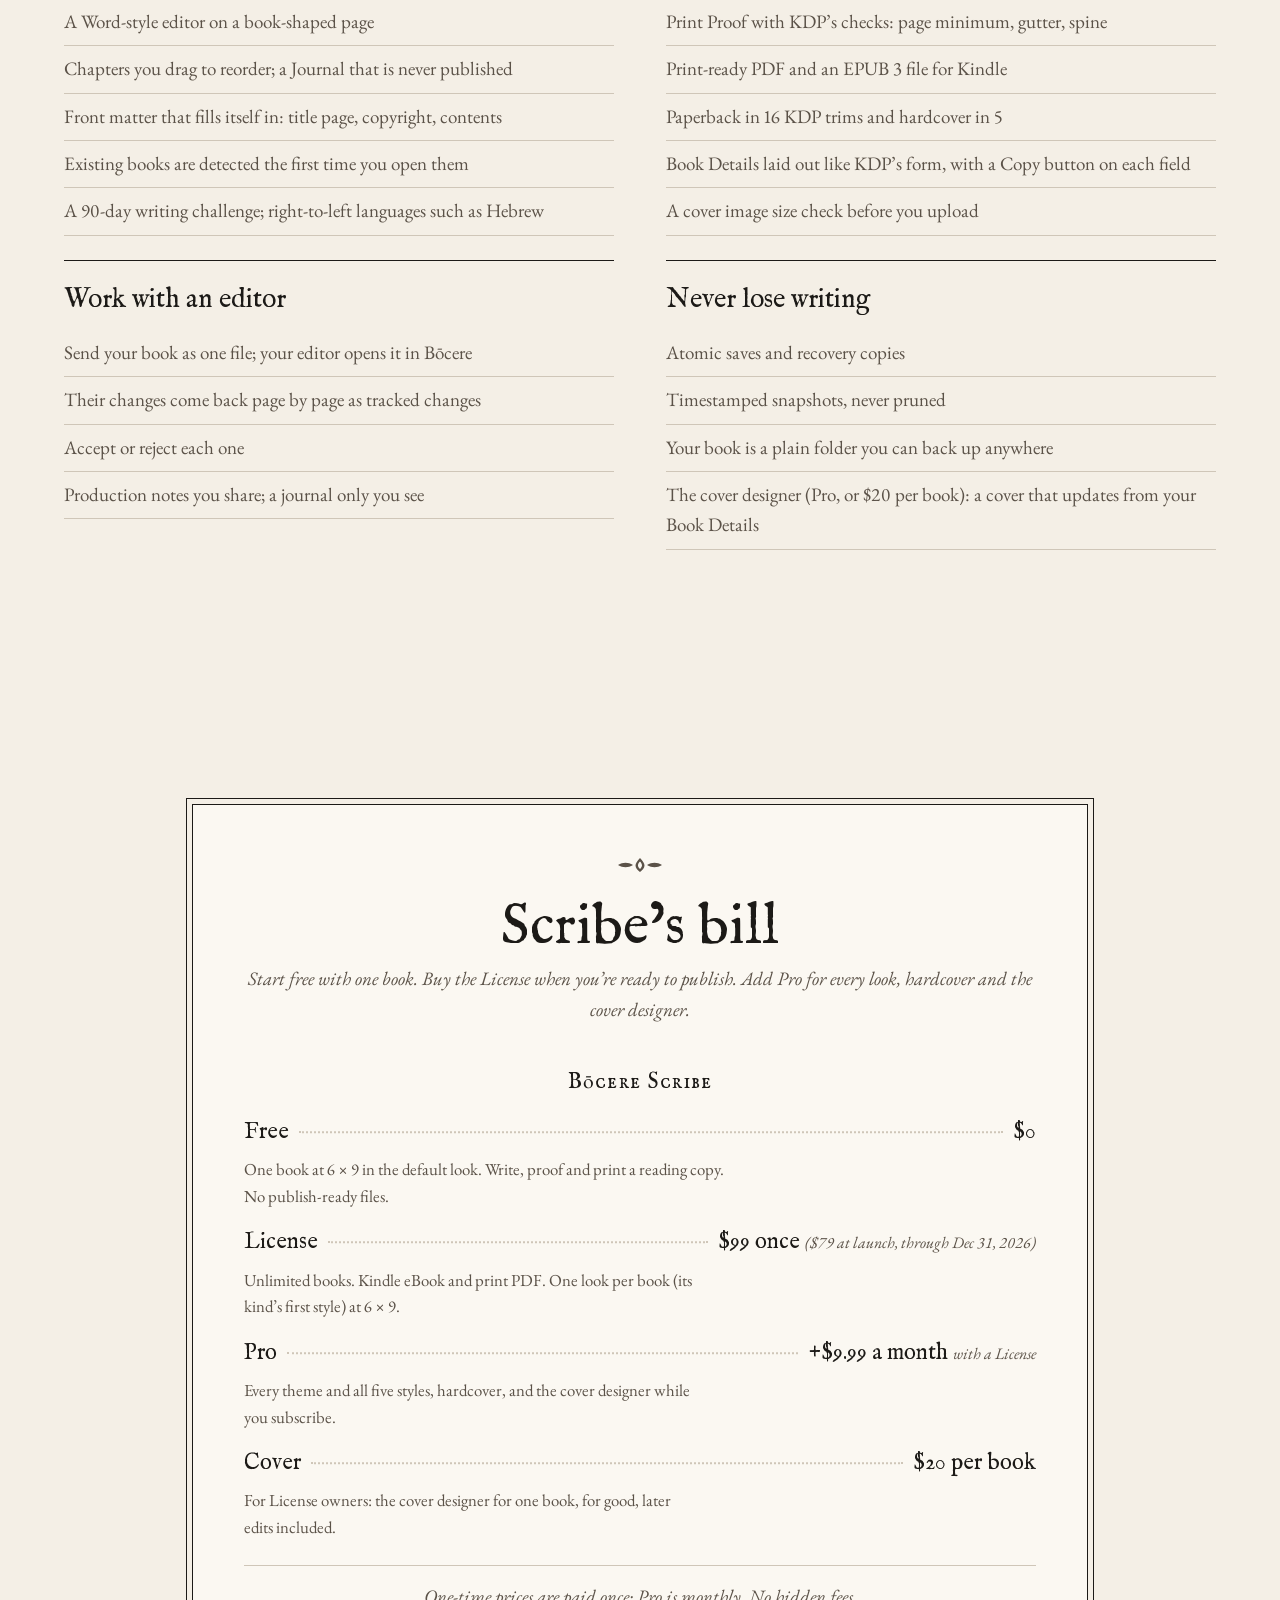
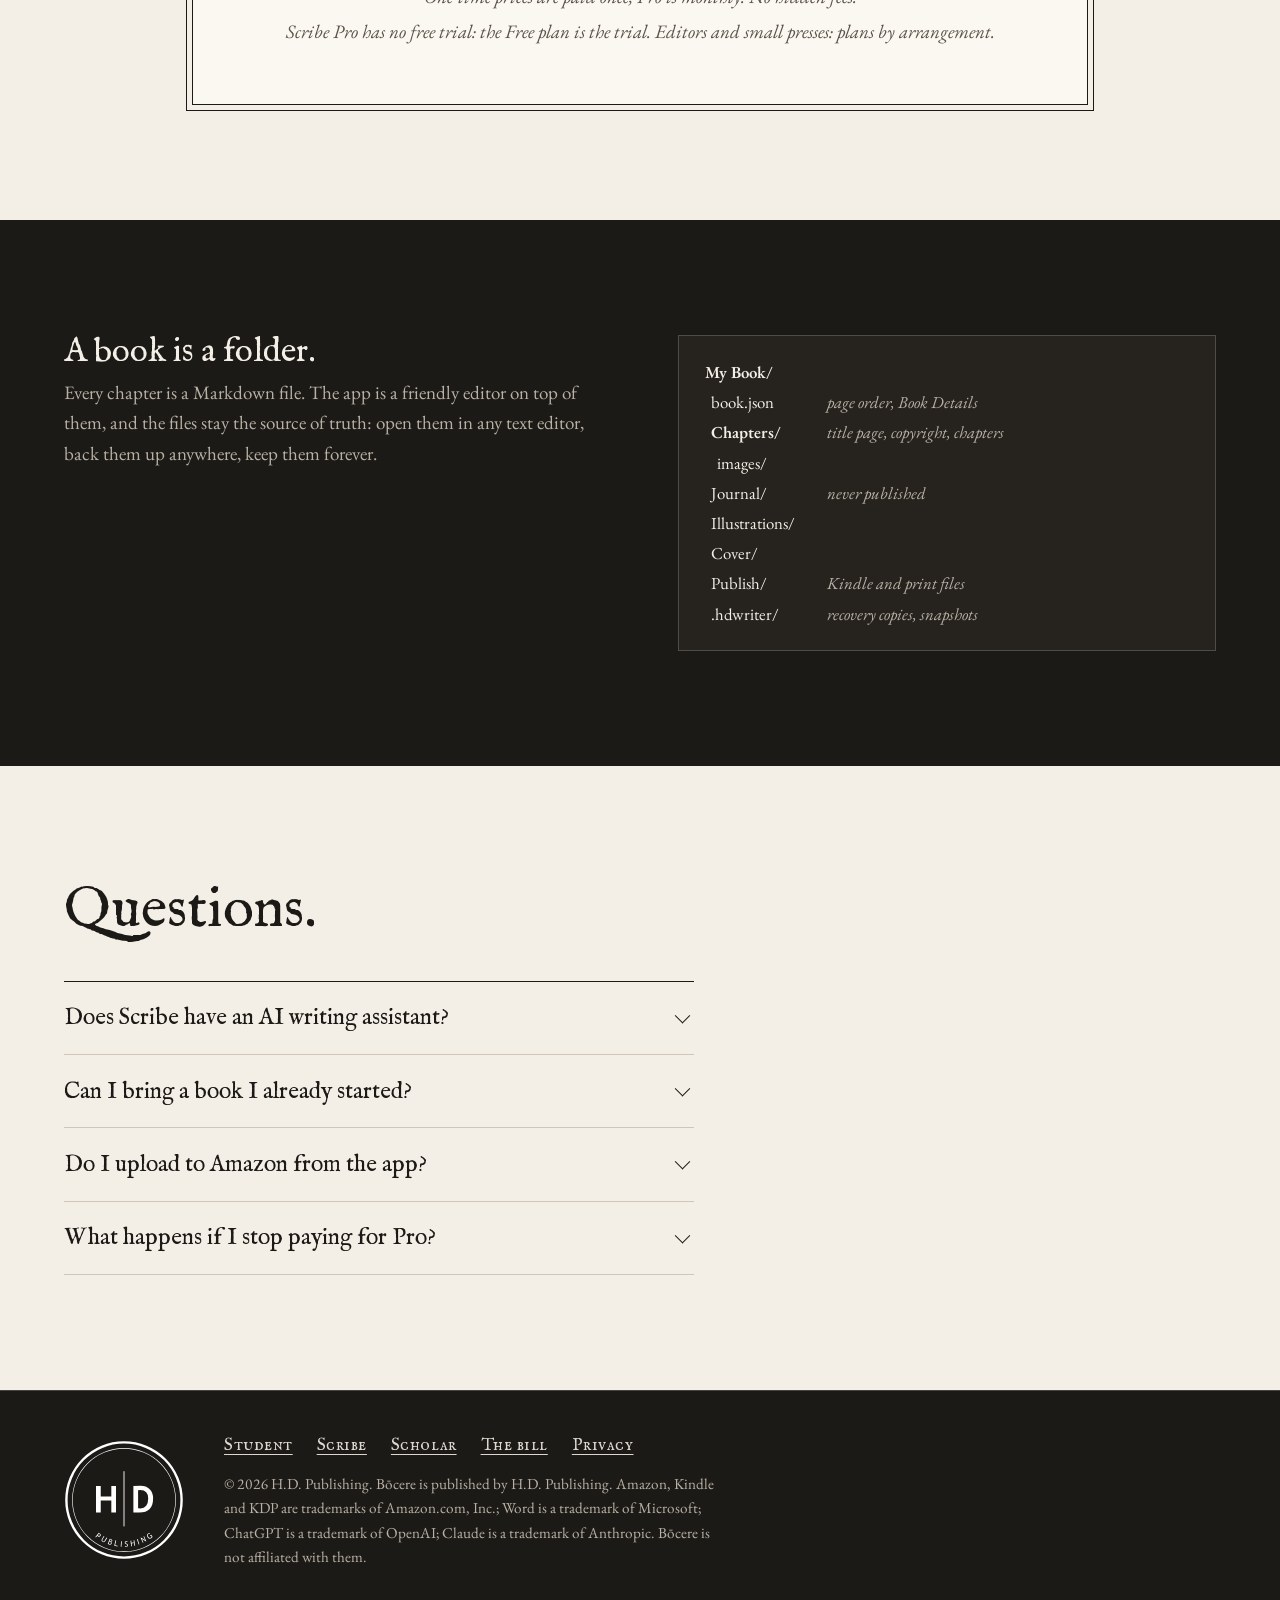
<file: site/scribe.html>
<!doctype html>
<html lang="en">
<head>
  <meta charset="utf-8">
  <meta name="viewport" content="width=device-width, initial-scale=1">
  <meta http-equiv="Content-Security-Policy" content="default-src 'self'; img-src 'self' data:; media-src 'self'; font-src 'self'; style-src 'self'; script-src 'self'; form-action 'self' https://buttondown.com; base-uri 'none'; object-src 'none'">
  <meta name="referrer" content="strict-origin-when-cross-origin">
  <title>Bōcere Scribe: write, edit and format your book, KDP-ready</title>
  <meta name="description" content="A desktop book-writing app for Mac and Windows. Your book is a folder of Markdown on your computer. Print Proof with KDP checks, print PDF and EPUB 3, editor exchange with tracked changes. Free to start.">
  <link rel="canonical" href="https://bocere.app/scribe.html">
  <meta property="og:type" content="website">
  <meta property="og:title" content="Bōcere Scribe: write, edit and format your book, KDP-ready">
  <meta property="og:description" content="A desktop book-writing app for Mac and Windows. Your book is a folder of Markdown on your computer. Print Proof with KDP checks, print PDF and EPUB 3, editor exchange with tracked changes. Free to start.">
  <meta property="og:url" content="https://bocere.app/scribe.html">
  <meta property="og:image" content="https://bocere.app/assets/img/og.jpg">
  <meta name="theme-color" content="#1c1a17">
  <link rel="icon" href="favicon.ico" sizes="any">
  <link rel="icon" href="favicon.png" type="image/png">
  <link rel="apple-touch-icon" href="apple-touch-icon.png">
  <link rel="preload" href="assets/fonts/im-fell-english-latin-400-normal.woff2" as="font" type="font/woff2" crossorigin>
  <link rel="stylesheet" href="assets/css/site.css">
  <script src="assets/js/site.js" defer></script>
</head>
<body>
<a class="skip" href="#main">Skip to content</a>
<header class="house">
  <a class="house__brand" href="./"><img src="assets/img/bocere-logo-reversed-accent.svg" alt="Bōcere home" width="124" height="55"></a>
  <nav aria-label="Main">
    <ul>
      <li><a class="navlink" href="student.html">Student</a></li>
      <li><a class="navlink" href="scribe.html" aria-current="page">Scribe</a></li>
      <li><a class="navlink" href="scholar.html">Scholar</a></li>
      <li><a class="navlink" href="./#prices">The bill</a></li>
      <li><a class="navlink navlink--join" href="./#join">Join</a></li>
    </ul>
  </nav>
</header>
<main id="main">
  <section class="mast act--claret" aria-labelledby="page-title">
  <div class="stage__valance" aria-hidden="true"></div>
  <div class="stage__curtain stage__curtain--l" aria-hidden="true"></div>
  <div class="stage__curtain stage__curtain--r" aria-hidden="true"></div>
    <div>
      <h1 id="page-title">Bōcere Scribe</h1>
      <p class="act__who">A maker of books, bound for the printer.</p>
      <p class="act__lede">Write, edit and format your book on your own computer. KDP-ready when you are.</p>
      <div class="actions">
        <a class="btn" href="./#join">Join the waitlist <svg viewBox="0 0 20 20" aria-hidden="true"><path d="M4 10h11M11 5l5 5-5 5" fill="none" stroke="currentColor" stroke-width="1.6"/></svg></a>
        <p class="admission"><strong>Free</strong>to start; License $99 once</p>
      </div>
    </div>
    <p class="act__numeral" aria-hidden="true">II</p>
  </section>
<section class="section dark" aria-labelledby="show-title">
    <div class="section__head">
      <h2 id="show-title">The dumb show.</h2>
      <p>Silent recordings of the real app laying out <i>Alice’s Adventures in Wonderland</i> (public domain) at 6 × 9 inches, with captions in the picture.</p>
    </div>
    <div class="reel">
      <figure>
        <div class="vid"><video src="assets/video/see-proof.mp4" poster="assets/video/see-proof.webp" controls muted playsinline preload="none" aria-label="Print Proof with KDP checks"></video><button class="vid__play" type="button" hidden><svg viewBox="0 0 20 20" aria-hidden="true"><path d="M6 4l10 6-10 6z" fill="currentColor"/></svg>Play<span class="visually-hidden">: Print Proof with KDP checks</span></button></div>
        <figcaption>See the finished book while you write it.</figcaption>
      </figure>
      <figure>
        <div class="vid"><video src="assets/video/see-editor.mp4" poster="assets/video/see-editor.webp" controls muted playsinline preload="none" aria-label="Sending a book to an editor and reviewing their changes"></video><button class="vid__play" type="button" hidden><svg viewBox="0 0 20 20" aria-hidden="true"><path d="M6 4l10 6-10 6z" fill="currentColor"/></svg>Play<span class="visually-hidden">: Sending a book to an editor and reviewing their changes</span></button></div>
        <figcaption>Send it to your editor; review what comes back.</figcaption>
      </figure>
      <figure>
        <div class="vid"><video src="assets/video/see-publish.mp4" poster="assets/video/see-publish.webp" controls muted playsinline preload="none" aria-label="Publishing the print PDF and Kindle file"></video><button class="vid__play" type="button" hidden><svg viewBox="0 0 20 20" aria-hidden="true"><path d="M6 4l10 6-10 6z" fill="currentColor"/></svg>Play<span class="visually-hidden">: Publishing the print PDF and Kindle file</span></button></div>
        <figcaption>Publish files that pass KDP’s checks.</figcaption>
      </figure>
    </div>
  </section>
<section class="section paper" aria-labelledby="spec-title">
    <div class="section__head"><h2 id="spec-title">What it does.</h2></div>
    <div class="spec"><section><h3>Write</h3><ul><li>A Word-style editor on a book-shaped page</li><li>Chapters you drag to reorder; a Journal that is never published</li><li>Front matter that fills itself in: title page, copyright, contents</li><li>Existing books are detected the first time you open them</li><li>A 90-day writing challenge; right-to-left languages such as Hebrew</li></ul></section><section><h3>Proof and publish</h3><ul><li>Print Proof with KDP’s checks: page minimum, gutter, spine</li><li>Print-ready PDF and an EPUB 3 file for Kindle</li><li>Paperback in 16 KDP trims and hardcover in 5</li><li>Book Details laid out like KDP’s form, with a Copy button on each field</li><li>A cover image size check before you upload</li></ul></section><section><h3>Work with an editor</h3><ul><li>Send your book as one file; your editor opens it in Bōcere</li><li>Their changes come back page by page as tracked changes</li><li>Accept or reject each one</li><li>Production notes you share; a journal only you see</li></ul></section><section><h3>Never lose writing</h3><ul><li>Atomic saves and recovery copies</li><li>Timestamped snapshots, never pruned</li><li>Your book is a plain folder you can back up anywhere</li><li>The cover designer (Pro, or $20 per book): a cover that updates from your Book Details</li></ul></section></div>
  </section>
<section class="section paper" aria-labelledby="plans-title">
    <div class="bill">
      <svg class="fleuron" viewBox="0 0 92 36" aria-hidden="true"><path fill="currentColor" d="M46 4c-6 6-9 11-9 15 0 5 4 9 9 13 5-4 9-8 9-13 0-4-3-9-9-15zm0 7c3 3 4 6 4 8s-2 5-4 7c-2-2-4-4-4-7s1-5 4-8zM2 18c10-6 20-6 30 0-10 6-20 6-30 0zm58 0c10-6 20-6 30 0-10 6-20 6-30 0z"/></svg>
      <h2 class="bill__title" id="plans-title">Scribe’s bill</h2>
      <p class="bill__sub">Start free with one book. Buy the License when you’re ready to publish. Add Pro for every look, hardcover and the cover designer.</p>
      <div class="bill__group"><h3>Bōcere Scribe</h3><ul class="bill__rows"><li><div class="bill__row"><span class="plan">Free</span><span class="leader" aria-hidden="true"></span><span class="amt">$0</span></div><p class="bill__what">One book at 6 × 9 in the default look. Write, proof and print a reading copy. No publish-ready files.</p></li><li><div class="bill__row"><span class="plan">License</span><span class="leader" aria-hidden="true"></span><span class="amt">$99 once <small>($79 at launch, through Dec 31, 2026)</small></span></div><p class="bill__what">Unlimited books. Kindle eBook and print PDF. One look per book (its kind’s first style) at 6 × 9.</p></li><li><div class="bill__row"><span class="plan">Pro</span><span class="leader" aria-hidden="true"></span><span class="amt">+$9.99 a month <small>with a License</small></span></div><p class="bill__what">Every theme and all five styles, hardcover, and the cover designer while you subscribe.</p></li><li><div class="bill__row"><span class="plan">Cover</span><span class="leader" aria-hidden="true"></span><span class="amt">$20 per book</span></div><p class="bill__what">For License owners: the cover designer for one book, for good, later edits included.</p></li></ul></div>
      <div class="bill__notes"><p>One-time prices are paid once; Pro is monthly. No hidden fees.</p><p>Scribe Pro has no free trial: the Free plan is the trial. Editors and small presses: plans by arrangement.</p></div>
    </div>
  </section>
<section class="section dark" aria-labelledby="files-title">
    <div class="split">
      <div class="prose"><h2 id="files-title">A book is a folder.</h2><p>Every chapter is a Markdown file. The app is a friendly editor on top of them, and the files stay the source of truth: open them in any text editor, back them up anywhere, keep them forever.</p></div>
      <div class="tree" role="list" aria-label="Folder layout on disk">
        <div class="tree__row" role="listitem"><code><b>My Book/</b></code><span></span></div>
        <div class="tree__row" role="listitem"><code>  book.json</code><span>page order, Book Details</span></div>
        <div class="tree__row" role="listitem"><code>  <b>Chapters/</b></code><span>title page, copyright, chapters</span></div>
        <div class="tree__row" role="listitem"><code>    images/</code><span></span></div>
        <div class="tree__row" role="listitem"><code>  Journal/</code><span>never published</span></div>
        <div class="tree__row" role="listitem"><code>  Illustrations/</code><span></span></div>
        <div class="tree__row" role="listitem"><code>  Cover/</code><span></span></div>
        <div class="tree__row" role="listitem"><code>  Publish/</code><span>Kindle and print files</span></div>
        <div class="tree__row" role="listitem"><code>  .hdwriter/</code><span>recovery copies, snapshots</span></div>
      </div>
    </div>
  </section>
<section class="section paper" aria-labelledby="faq-title">
    <div class="section__head"><h2 id="faq-title">Questions.</h2></div>
    <div class="faq">
      <details><summary>Does Scribe have an AI writing assistant?</summary><p>Not on author plans at launch. Scribe is a writing and formatting app; your editor’s changes arrive as tracked changes you accept or reject.</p></details>
      <details><summary>Can I bring a book I already started?</summary><p>Yes. Open the folder and Scribe works out which files are chapters, which is the journal and which pages are front matter, then saves that so you can adjust it.</p></details>
      <details><summary>Do I upload to Amazon from the app?</summary><p>No. Scribe makes the files; you upload them to Kindle Direct Publishing yourself.</p></details>
      <details><summary>What happens if I stop paying for Pro?</summary><p>Your books and files stay on your computer. Pro features (every theme, hardcover, the cover designer) are available while you subscribe.</p></details>
    </div>
  </section>
</main>

<footer class="foot dark">
  <img src="assets/img/hd-seal-reversed.svg" alt="H.D. Publishing" width="120" height="120">
  <div>
    <nav aria-label="Footer">
      <a href="student.html">Student</a><a href="scribe.html">Scribe</a><a href="scholar.html">Scholar</a><a href="./#prices">The bill</a><a href="privacy.html">Privacy</a>
    </nav>
    <small>© 2026 H.D. Publishing. Bōcere is published by H.D. Publishing. Amazon, Kindle and KDP are trademarks of Amazon.com, Inc.; Word is a trademark of Microsoft; ChatGPT is a trademark of OpenAI; Claude is a trademark of Anthropic. Bōcere is not affiliated with them.</small>
  </div>
</footer>
</body>
</html>
</file>
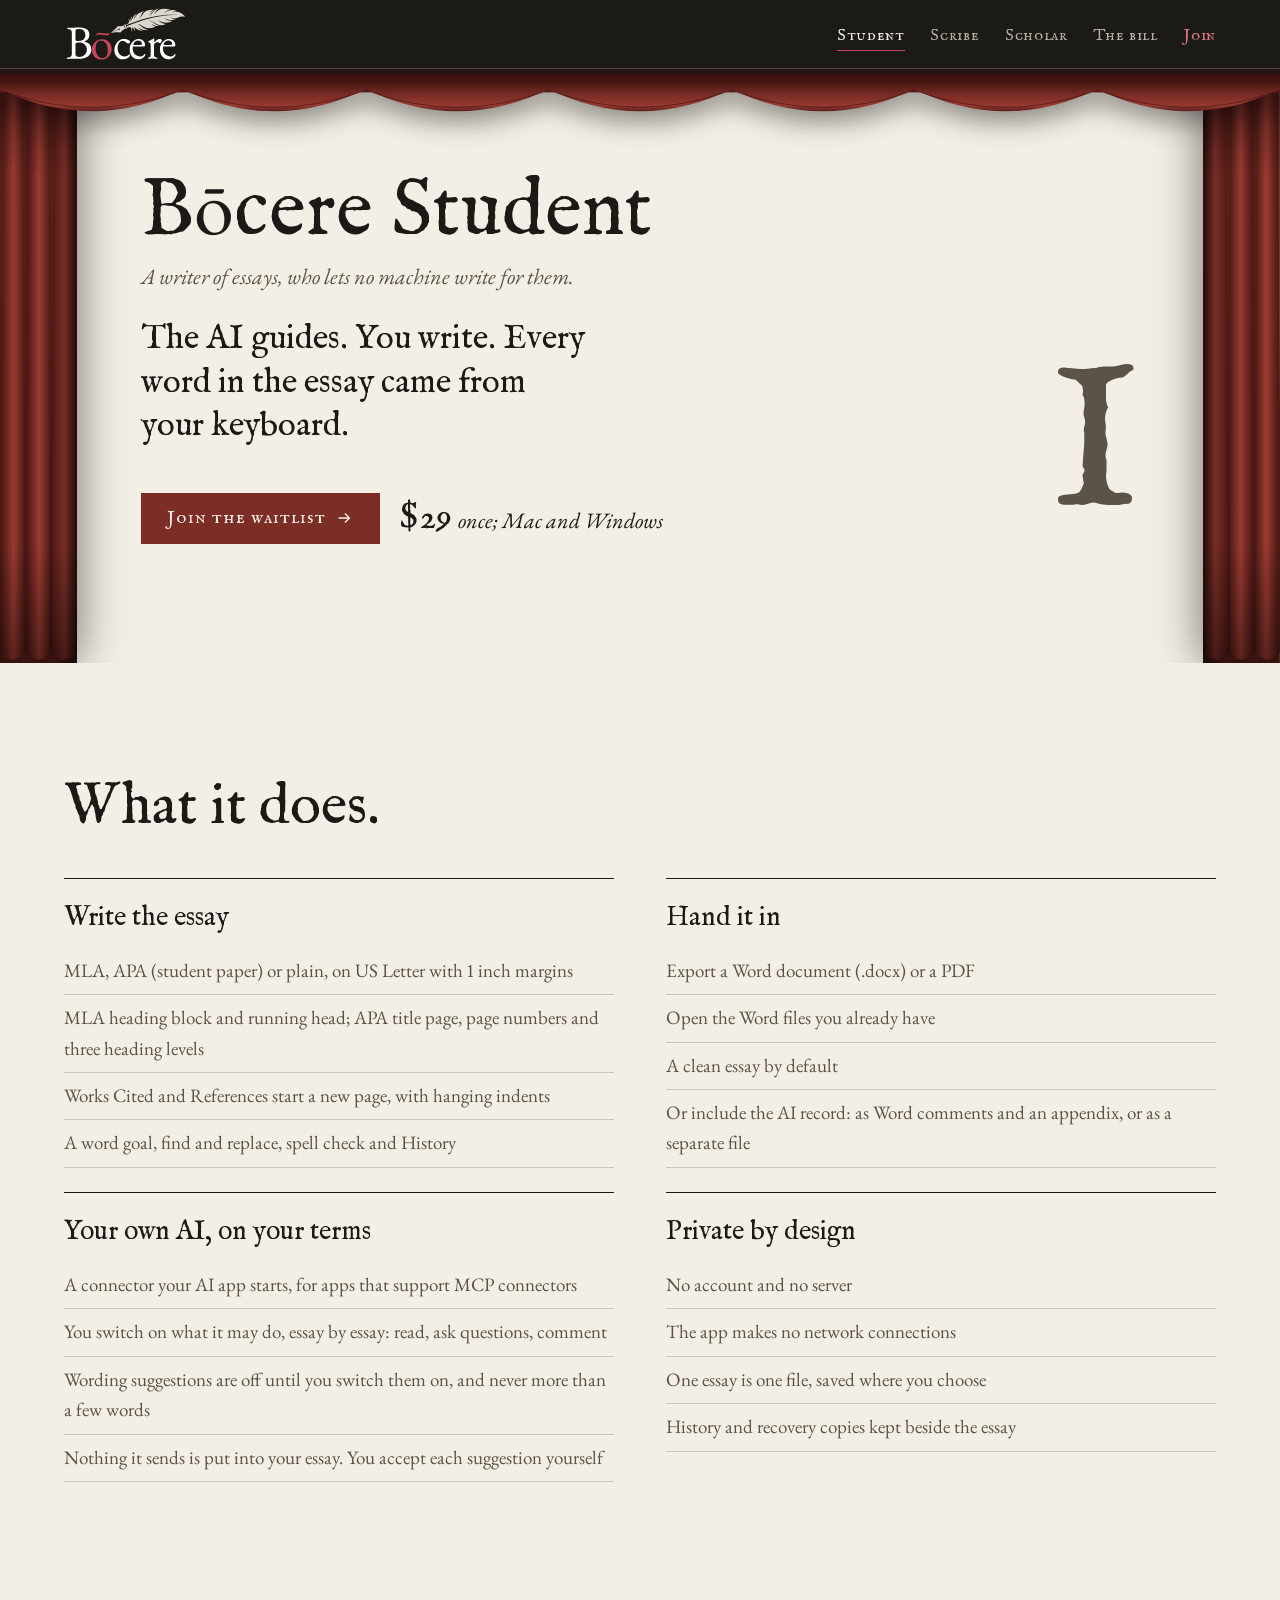
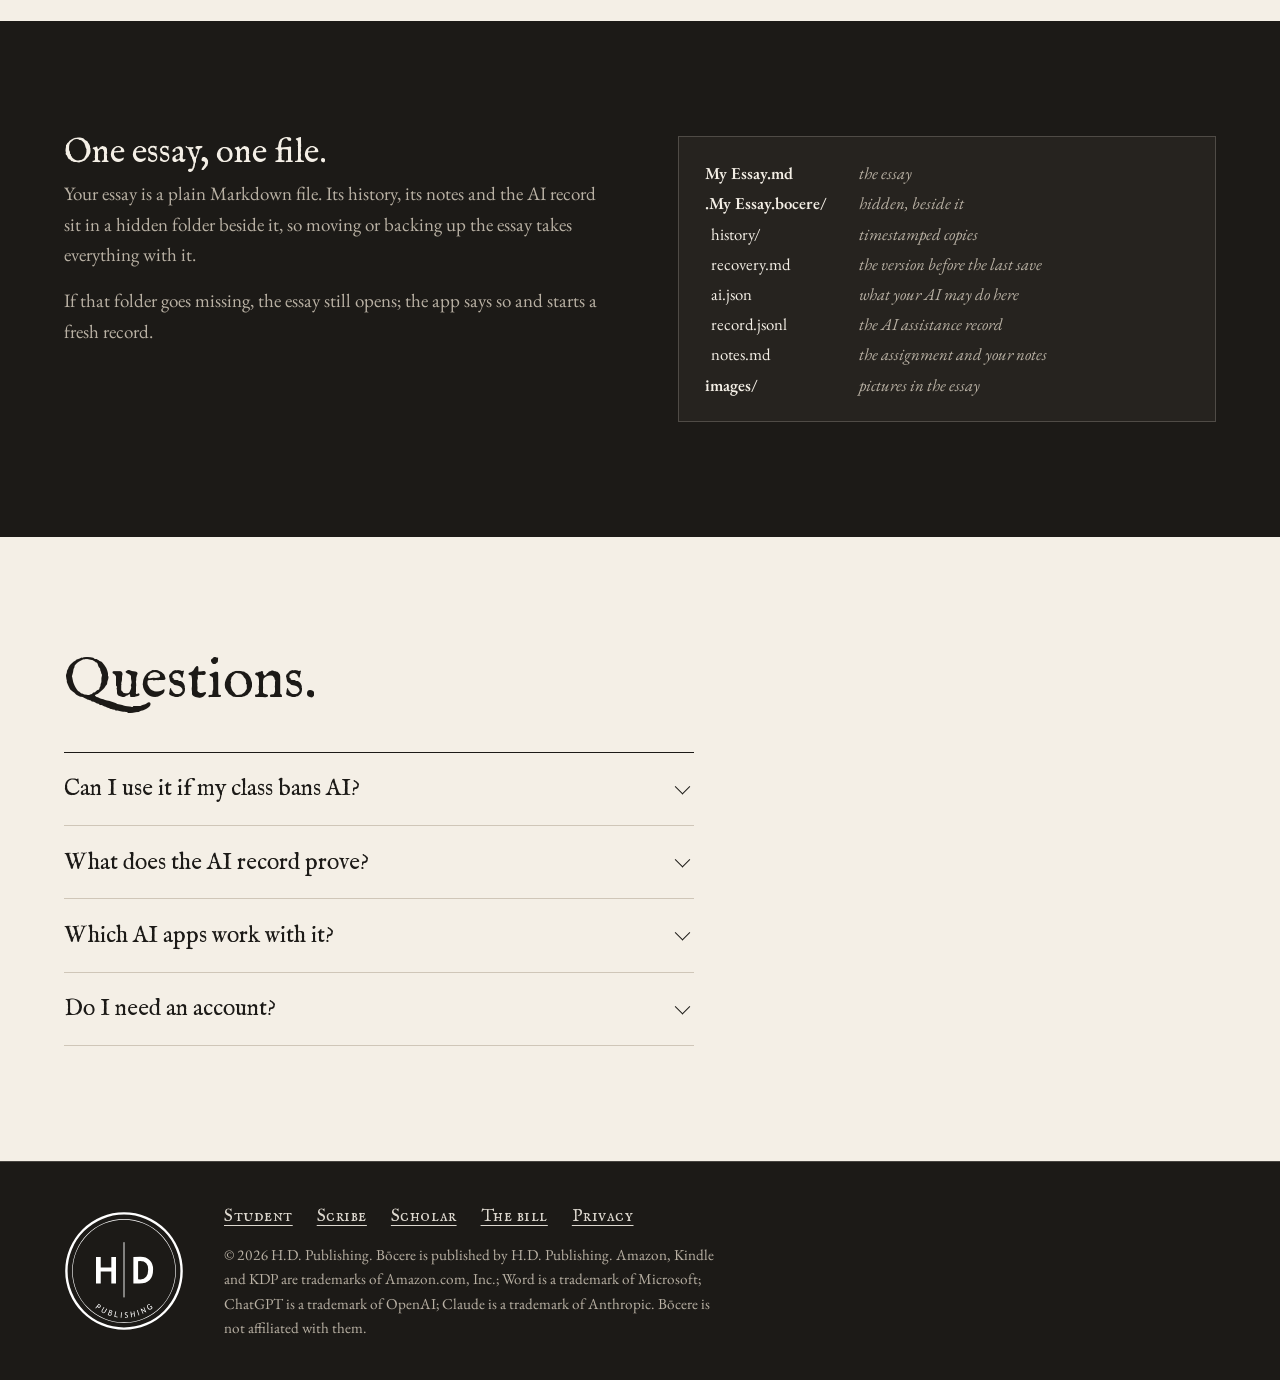
<file: site/student.html>
<!doctype html>
<html lang="en">
<head>
  <meta charset="utf-8">
  <meta name="viewport" content="width=device-width, initial-scale=1">
  <meta http-equiv="Content-Security-Policy" content="default-src 'self'; img-src 'self' data:; media-src 'self'; font-src 'self'; style-src 'self'; script-src 'self'; form-action 'self' https://buttondown.com; base-uri 'none'; object-src 'none'">
  <meta name="referrer" content="strict-origin-when-cross-origin">
  <title>Bōcere Student: the essay app where you write and the AI only guides</title>
  <meta name="description" content="An essay app for college students. MLA and APA on US Letter, Word and PDF export, and a connector for your own AI that can comment but never type into your essay. $29 once.">
  <link rel="canonical" href="https://bocere.app/student.html">
  <meta property="og:type" content="website">
  <meta property="og:title" content="Bōcere Student: the essay app where you write and the AI only guides">
  <meta property="og:description" content="An essay app for college students. MLA and APA on US Letter, Word and PDF export, and a connector for your own AI that can comment but never type into your essay. $29 once.">
  <meta property="og:url" content="https://bocere.app/student.html">
  <meta property="og:image" content="https://bocere.app/assets/img/og.jpg">
  <meta name="theme-color" content="#1c1a17">
  <link rel="icon" href="favicon.ico" sizes="any">
  <link rel="icon" href="favicon.png" type="image/png">
  <link rel="apple-touch-icon" href="apple-touch-icon.png">
  <link rel="preload" href="assets/fonts/im-fell-english-latin-400-normal.woff2" as="font" type="font/woff2" crossorigin>
  <link rel="stylesheet" href="assets/css/site.css">
  <script src="assets/js/site.js" defer></script>
</head>
<body>
<a class="skip" href="#main">Skip to content</a>
<header class="house">
  <a class="house__brand" href="./"><img src="assets/img/bocere-logo-reversed-accent.svg" alt="Bōcere home" width="124" height="55"></a>
  <nav aria-label="Main">
    <ul>
      <li><a class="navlink" href="student.html" aria-current="page">Student</a></li>
      <li><a class="navlink" href="scribe.html">Scribe</a></li>
      <li><a class="navlink" href="scholar.html">Scholar</a></li>
      <li><a class="navlink" href="./#prices">The bill</a></li>
      <li><a class="navlink navlink--join" href="./#join">Join</a></li>
    </ul>
  </nav>
</header>
<main id="main">
  <section class="mast paper" aria-labelledby="page-title">
  <div class="stage__valance" aria-hidden="true"></div>
  <div class="stage__curtain stage__curtain--l" aria-hidden="true"></div>
  <div class="stage__curtain stage__curtain--r" aria-hidden="true"></div>
    <div>
      <h1 id="page-title">Bōcere Student</h1>
      <p class="act__who">A writer of essays, who lets no machine write for them.</p>
      <p class="act__lede">The AI guides. You write. Every word in the essay came from your keyboard.</p>
      <div class="actions">
        <a class="btn" href="./#join">Join the waitlist <svg viewBox="0 0 20 20" aria-hidden="true"><path d="M4 10h11M11 5l5 5-5 5" fill="none" stroke="currentColor" stroke-width="1.6"/></svg></a>
        <p class="admission"><strong>$29</strong>once; Mac and Windows</p>
      </div>
    </div>
    <p class="act__numeral" aria-hidden="true">I</p>
  </section>
<section class="section paper" aria-labelledby="spec-title">
    <div class="section__head"><h2 id="spec-title">What it does.</h2></div>
    <div class="spec"><section><h3>Write the essay</h3><ul><li>MLA, APA (student paper) or plain, on US Letter with 1 inch margins</li><li>MLA heading block and running head; APA title page, page numbers and three heading levels</li><li>Works Cited and References start a new page, with hanging indents</li><li>A word goal, find and replace, spell check and History</li></ul></section><section><h3>Hand it in</h3><ul><li>Export a Word document (.docx) or a PDF</li><li>Open the Word files you already have</li><li>A clean essay by default</li><li>Or include the AI record: as Word comments and an appendix, or as a separate file</li></ul></section><section><h3>Your own AI, on your terms</h3><ul><li>A connector your AI app starts, for apps that support MCP connectors</li><li>You switch on what it may do, essay by essay: read, ask questions, comment</li><li>Wording suggestions are off until you switch them on, and never more than a few words</li><li>Nothing it sends is put into your essay. You accept each suggestion yourself</li></ul></section><section><h3>Private by design</h3><ul><li>No account and no server</li><li>The app makes no network connections</li><li>One essay is one file, saved where you choose</li><li>History and recovery copies kept beside the essay</li></ul></section></div>
  </section>
<section class="section dark" aria-labelledby="files-title">
    <div class="split">
      <div class="prose"><h2 id="files-title">One essay, one file.</h2><p>Your essay is a plain Markdown file. Its history, its notes and the AI record sit in a hidden folder beside it, so moving or backing up the essay takes everything with it.</p><p>If that folder goes missing, the essay still opens; the app says so and starts a fresh record.</p></div>
      <div class="tree" role="list" aria-label="Folder layout on disk">
        <div class="tree__row" role="listitem"><code><b>My Essay.md</b></code><span>the essay</span></div>
        <div class="tree__row" role="listitem"><code><b>.My Essay.bocere/</b></code><span>hidden, beside it</span></div>
        <div class="tree__row" role="listitem"><code>  history/</code><span>timestamped copies</span></div>
        <div class="tree__row" role="listitem"><code>  recovery.md</code><span>the version before the last save</span></div>
        <div class="tree__row" role="listitem"><code>  ai.json</code><span>what your AI may do here</span></div>
        <div class="tree__row" role="listitem"><code>  record.jsonl</code><span>the AI assistance record</span></div>
        <div class="tree__row" role="listitem"><code>  notes.md</code><span>the assignment and your notes</span></div>
        <div class="tree__row" role="listitem"><code><b>images/</b></code><span>pictures in the essay</span></div>
      </div>
    </div>
  </section>
<section class="section paper" aria-labelledby="faq-title">
    <div class="section__head"><h2 id="faq-title">Questions.</h2></div>
    <div class="faq">
      <details><summary>Can I use it if my class bans AI?</summary><p>Yes. The connector is off until you turn it on, and the app works without any AI. Check your course’s policy before you use one.</p></details>
      <details><summary>What does the AI record prove?</summary><p>It shows exactly what passed through Bōcere: every comment and suggestion, and what you did with it. It can’t show what you did in other apps, and it doesn’t claim to.</p></details>
      <details><summary>Which AI apps work with it?</summary><p>AI apps that can start a local MCP connector. The app’s setup screen walks you through connecting yours.</p></details>
      <details><summary>Do I need an account?</summary><p>No. Student has no account, no sign-in and no server.</p></details>
    </div>
  </section>
</main>

<footer class="foot dark">
  <img src="assets/img/hd-seal-reversed.svg" alt="H.D. Publishing" width="120" height="120">
  <div>
    <nav aria-label="Footer">
      <a href="student.html">Student</a><a href="scribe.html">Scribe</a><a href="scholar.html">Scholar</a><a href="./#prices">The bill</a><a href="privacy.html">Privacy</a>
    </nav>
    <small>© 2026 H.D. Publishing. Bōcere is published by H.D. Publishing. Amazon, Kindle and KDP are trademarks of Amazon.com, Inc.; Word is a trademark of Microsoft; ChatGPT is a trademark of OpenAI; Claude is a trademark of Anthropic. Bōcere is not affiliated with them.</small>
  </div>
</footer>
</body>
</html>
</file>
<file: site/assets/css/site.css>
/* ==========================================================================
   bocere.app: the playhouse.
   The house is dark ink; the playbill is ivory paper; the arras is claret.
   Claret is law: the logo's ō, the commit buttons, nav Join and its underline,
   the tracked-change marks, and the curtain and valance. Everything else stays neutral.
   Every colour, size and font lives in :root.
   ========================================================================== */

@font-face {
  font-family: "IM Fell English";
  src: url("../fonts/im-fell-english-latin-400-normal.woff2") format("woff2");
  font-weight: 400;
  font-display: swap;
}
@font-face {
  font-family: "IM Fell English";
  src: url("../fonts/im-fell-english-latin-400-italic.woff2") format("woff2");
  font-weight: 400;
  font-style: italic;
  font-display: swap;
}
@font-face {
  font-family: "IM Fell English SC";
  src: url("../fonts/im-fell-english-sc-latin-400-normal.woff2") format("woff2");
  font-weight: 400;
  font-display: swap;
}
/* EB Garamond: the reading face, and the fallback for letters the Fell types lack (the ō) */
@font-face {
  font-family: "EB Garamond";
  src: url("../fonts/eb-garamond-latin-wght-normal.woff2") format("woff2");
  font-weight: 400 800;
  font-display: swap;
  unicode-range: U+0000-00FF, U+0131, U+0152-0153, U+02BB-02BC, U+02C6, U+02DA, U+02DC, U+0304, U+0308, U+0329, U+2000-206F, U+20AC, U+2122, U+2191, U+2193, U+2212, U+2215, U+FEFF, U+FFFD;
}
@font-face {
  font-family: "EB Garamond";
  src: url("../fonts/eb-garamond-latin-ext-wght-normal.woff2") format("woff2");
  font-weight: 400 800;
  font-display: swap;
  unicode-range: U+0100-02BA, U+02BD-02C5, U+02C7-02CC, U+02CE-02D7, U+02DD-02FF, U+1E00-1E9F, U+20A0-20AB, U+20AD-20C0, U+2113, U+2C60-2C7F, U+A720-A7FF;
}
@font-face {
  font-family: "EB Garamond";
  src: url("../fonts/eb-garamond-latin-wght-italic.woff2") format("woff2");
  font-weight: 400 800;
  font-style: italic;
  font-display: swap;
  unicode-range: U+0000-00FF, U+0131, U+0152-0153, U+02BB-02BC, U+02C6, U+02DA, U+02DC, U+0304, U+0308, U+0329, U+2000-206F, U+20AC, U+2122, U+2191, U+2193, U+2212, U+2215, U+FEFF, U+FFFD;
}
@font-face {
  font-family: "EB Garamond";
  src: url("../fonts/eb-garamond-latin-ext-wght-italic.woff2") format("woff2");
  font-weight: 400 800;
  font-style: italic;
  font-display: swap;
  unicode-range: U+0100-02BA, U+02BD-02C5, U+02C7-02CC, U+02CE-02D7, U+02DD-02FF, U+1E00-1E9F, U+20A0-20AB, U+20AD-20C0, U+2113, U+2C60-2C7F, U+A720-A7FF;
}

:root {
  /* the house */
  --ink: #1c1a17;
  --ink-raised: #26231f;
  --ivory: #f4efe6;
  --paper: #fbf8f2;
  --claret: #7b2d26;
  --claret-deep: #5a1e19;
  --claret-button: #b23a4d;  /* commit action on dark: 5.8:1 with white */
  --claret-lift: #c9465a;    /* the logo's ō on dark; large marks only */
  --claret-glow: #e07a86;    /* claret for small text on dark: 6:1 */
  --claret-hover: #c4475b;
  --disabled: #4a453e;
  --quill: #ddd8cf;

  /* text on each ground */
  --on-ink: #f4efe6;
  --on-ink-2: #b9b1a4;
  --on-paper: #1c1a17;
  --on-paper-2: #5b5248;
  --on-claret: #f4efe6;
  --on-claret-2: #e9d6cf;
  --rule-ink: rgb(221 216 207 / 0.22);
  --rule-paper: #cfc6b8;

  /* type */
  --font-display: "IM Fell English", "EB Garamond", Georgia, serif;
  --font-sc: "IM Fell English SC", "IM Fell English", "EB Garamond", Georgia, serif;
  --font-body: "EB Garamond", Georgia, serif;

  --step--1: 0.95rem;
  --step-0: 1.1875rem;
  --step-1: 1.375rem;
  --step-2: clamp(1.6rem, 1.3rem + 1vw, 2.1rem);
  --step-3: clamp(2.2rem, 1.5rem + 2.6vw, 3.6rem);
  --step-4: clamp(2.6rem, 1.5rem + 4.4vw, 5.4rem);

  --gutter: clamp(20px, 5vw, 88px);
  --space-1: 0.5rem;
  --space-2: 1rem;
  --space-3: 1.5rem;
  --space-4: 2.5rem;
  --space-5: clamp(4rem, 9vw, 8rem);
  --header-h: 3.6rem;
  --ease: cubic-bezier(0.16, 1, 0.3, 1);
  --ease-stage: cubic-bezier(0.65, 0, 0.2, 1);
}

*, *::before, *::after { box-sizing: border-box; }

html {
  background: var(--ink);
  color: var(--on-ink);
  -webkit-text-size-adjust: 100%;
  scroll-behavior: smooth;
  scroll-padding-top: calc(var(--header-h) + 1rem);
  scrollbar-color: var(--claret) var(--ink);
}
@media (prefers-reduced-motion: reduce) { html { scroll-behavior: auto; } }

body {
  margin: 0;
  font-family: var(--font-body);
  font-size: var(--step-0);
  line-height: 1.6;
  font-variant-numeric: oldstyle-nums proportional-nums;
  text-rendering: optimizeLegibility;
  overflow-x: clip;
}

::selection { background: var(--claret); color: var(--ivory); }
:focus-visible { outline: 3px solid var(--claret-glow); outline-offset: 3px; }
.paper :focus-visible { outline-color: var(--claret); }
.act--claret :focus-visible { outline-color: var(--ivory); }

[hidden] { display: none !important; }
img, video { display: block; max-width: 100%; }
a { color: inherit; text-decoration-thickness: 1px; text-underline-offset: 0.2em; }
a:hover { text-decoration-thickness: 2px; }
p { margin: 0 0 var(--space-2); text-wrap: pretty; }
h1, h2, h3 { font-family: var(--font-display); font-weight: 400; margin: 0; text-wrap: balance; }
.visually-hidden { position: absolute !important; width: 1px; height: 1px; overflow: hidden; clip: rect(0 0 0 0); white-space: nowrap; }
.skip { position: absolute; left: 1rem; top: -4rem; z-index: 20; background: var(--ivory); color: var(--ink); padding: 0.75rem 1rem; }
.skip:focus { top: 1rem; }

/* Stage directions: bracketed italic, the play's own voice */
.direction { font-style: italic; color: var(--on-ink-2); }
.direction::before { content: "["; }
.direction::after { content: "]"; }
.paper .direction { color: var(--on-paper-2); }
.act--claret .direction { color: var(--on-claret-2); }

/* --------------------------------------------------------------------------
   The house header
   -------------------------------------------------------------------------- */
.house {
  position: sticky;
  top: 0;
  z-index: 10;
  display: flex;
  align-items: center;
  gap: 1rem 2rem;
  min-height: var(--header-h);
  padding: 0.4rem var(--gutter);
  background: var(--ink);
  border-bottom: 1px solid var(--rule-ink);
}
.house__brand { display: flex; align-items: center; gap: 0.6rem; text-decoration: none; flex: none; }
.house__brand img { width: 124px; height: auto; }
.house nav { flex: 1; display: flex; justify-content: flex-end; }
.house ul { display: flex; flex-wrap: wrap; justify-content: flex-end; gap: 0.25rem 1.6rem; margin: 0; padding: 0; list-style: none; }
.house a.navlink { font-family: var(--font-sc); font-size: 1.05rem; letter-spacing: 0.04em; text-decoration: none; color: var(--on-ink-2); padding: 0.3rem 0; border-bottom: 1px solid transparent; transition: color 250ms var(--ease), border-color 250ms var(--ease); }
.house a.navlink:hover, .house a.navlink[aria-current="page"] { color: var(--on-ink); border-bottom-color: var(--claret-lift); }
.house a.navlink--join { color: var(--claret-glow); }
@media (max-width: 760px) {
  .house { flex-wrap: wrap; padding-block: 0.5rem; gap: 0.3rem 1rem; }
  .house nav { flex: 1 0 100%; justify-content: flex-start; }
  .house ul { justify-content: flex-start; gap: 0.1rem 1.1rem; }
  .house a.navlink { font-size: 0.98rem; }
  :root { --header-h: 6rem; }
}

/* --------------------------------------------------------------------------
   The stage: valance, two curtain panels, footlights
   -------------------------------------------------------------------------- */
.stage {
  --rest: clamp(34px, 13vw, 230px);
  --valance: clamp(48px, 9vh, 104px);
  --spot-x: 50%;
  position: relative;
  isolation: isolate;
  min-height: calc(100svh - var(--header-h));
  display: grid;
  align-content: center;
  justify-items: center;
  padding: calc(var(--valance) + clamp(1.5rem, 4vh, 3rem)) calc(var(--rest) + var(--gutter) * 0.5) clamp(1.5rem, 4vh, 2.6rem);
  text-align: center;
  overflow: hidden;
  background:
    radial-gradient(ellipse 34% 28% at var(--spot-x) 100%, rgb(240 196 140 / 0.2), transparent 70%),
    radial-gradient(ellipse 70% 55% at 50% 42%, #2d2822 0%, var(--ink) 72%);
  transition: --spot-x 600ms var(--ease);
}
@property --spot-x { syntax: "<percentage>"; inherits: true; initial-value: 50%; }

.stage__valance {
  position: absolute;
  inset: 0 0 auto 0;
  height: var(--valance);
  background: url("../img/valance.svg") center top / 100% 100% no-repeat;
  z-index: 3;
  pointer-events: none;
  filter: drop-shadow(0 10px 14px rgb(0 0 0 / 0.45));
}
.stage__curtain {
  position: absolute;
  top: 0;
  bottom: 0;
  width: 52%;
  background: url("../img/curtain.svg") center / 100% 100% no-repeat;
  z-index: 2;
  pointer-events: none;
  transition: transform 2200ms var(--ease-stage);
  filter: drop-shadow(0 0 24px rgb(0 0 0 / 0.55));
}
.stage__curtain--l { left: 0; transform: translateX(calc(-100% + var(--rest))); }
.stage__curtain--r { right: 0; transform: translateX(calc(100% - var(--rest))) scaleX(-1); }
/* Curtain-up: closed for one frame on load, then it parts. Never under reduced motion. */
.js .stage.is-closed .stage__curtain--l { transform: translateX(0); transition: none; }
.js .stage.is-closed .stage__curtain--r { transform: translateX(0) scaleX(-1); transition: none; }
.js .stage.is-closed .stage__content { opacity: 0; transform: translateY(10px); }
.stage__content { position: relative; z-index: 1; max-width: 62rem; transition: opacity 1400ms var(--ease) 700ms, transform 1400ms var(--ease) 700ms; }

.stage__logo { width: clamp(220px, 30vw, 440px); height: auto; margin: 0 auto clamp(1.2rem, 3vh, 2rem); }
.stage h1 { font-size: clamp(2.5rem, 1.4rem + 3.6vw, 4.6rem); line-height: 1.04; letter-spacing: -0.01em; margin-bottom: var(--space-3); }
.stage__lede { font-size: var(--step-1); line-height: 1.5; color: var(--quill); max-width: 76ch; margin: 0 auto var(--space-4); text-wrap: balance; }
.stage .actions { justify-content: center; }

.billing {
  position: relative;
  z-index: 1;
  margin-top: clamp(2.5rem, 8vh, 5rem);
  display: flex;
  justify-content: center;
  align-items: baseline;
  gap: 0.4rem clamp(1.2rem, 4vw, 3.5rem);
  flex-wrap: wrap;
}
.billing a { font-family: var(--font-sc); font-size: clamp(1.2rem, 1rem + 0.8vw, 1.7rem); text-decoration: none; color: var(--on-ink); letter-spacing: 0.03em; padding: 0.2rem 0.3rem; }
.billing a:hover, .billing a:focus-visible { color: var(--ivory); text-decoration: underline; text-decoration-color: var(--claret-lift); text-decoration-thickness: 1px; text-underline-offset: 0.3em; }
.billing a span { display: block; font-family: var(--font-body); font-style: italic; font-size: 0.95rem; color: var(--on-ink-2); letter-spacing: 0; }

/* --------------------------------------------------------------------------
   Buttons
   -------------------------------------------------------------------------- */
.actions { display: flex; flex-wrap: wrap; gap: 0.8rem 1.2rem; align-items: center; }
.btn {
  display: inline-flex;
  align-items: center;
  gap: 0.6rem;
  min-height: 3.2rem;
  padding: 0 1.6rem;
  font: 400 1.2rem/1 var(--font-sc);
  letter-spacing: 0.05em;
  text-decoration: none;
  background: var(--claret-button);
  color: #fff;
  border: 1px solid var(--claret-button);
  cursor: pointer;
  transition: background 250ms var(--ease), color 250ms var(--ease), border-color 250ms var(--ease), transform 250ms var(--ease);
}
.btn:hover { background: var(--claret-hover); border-color: var(--claret-hover); transform: translateY(-1px); }
.btn:active { transform: none; }
.btn svg { width: 18px; height: 18px; flex: none; }
.btn--quiet { background: transparent; color: var(--on-ink); border-color: var(--rule-ink); }
.btn--quiet:hover { background: transparent; border-color: var(--quill); color: var(--ivory); }
.paper .btn { background: var(--claret); border-color: var(--claret); color: var(--ivory); }
.paper .btn:hover { background: var(--claret-deep); border-color: var(--claret-deep); }
.paper .btn--quiet { background: transparent; color: var(--on-paper); border-color: var(--rule-paper); }
.paper .btn--quiet:hover { border-color: var(--on-paper); background: transparent; color: var(--on-paper); }
.act--claret .btn { background: var(--ivory); border-color: var(--ivory); color: var(--claret); }
.act--claret .btn:hover { background: #fff; border-color: #fff; }
.act--claret .btn--quiet { background: transparent; color: var(--ivory); border-color: rgb(244 239 230 / 0.45); }
.act--claret .btn--quiet:hover { border-color: var(--ivory); background: transparent; color: var(--ivory); }
.btn[disabled] { cursor: not-allowed; background: var(--disabled); border-color: var(--disabled); color: #cfc8bc; transform: none; }

/* --------------------------------------------------------------------------
   Grounds
   -------------------------------------------------------------------------- */
.paper { background: var(--ivory); color: var(--on-paper); }
.act--claret { background: var(--claret); color: var(--on-claret); }
.dark { background: var(--ink); color: var(--on-ink); }

/* --------------------------------------------------------------------------
   The acts: one app per act, each on its own ground
   -------------------------------------------------------------------------- */
.act {
  position: relative;
  display: grid;
  grid-template-columns: minmax(4rem, 0.22fr) minmax(0, 1fr);
  gap: var(--space-3) clamp(1.5rem, 4vw, 4rem);
  padding: var(--space-5) var(--gutter);
}
.act__numeral {
  font-family: var(--font-display);
  font-size: clamp(4.5rem, 11vw, 10rem);
  line-height: 0.8;
  color: var(--on-paper-2);
  text-align: right;
  user-select: none;
}
.act--claret .act__numeral { color: rgb(244 239 230 / 0.62); }
.dark .act__numeral { color: var(--on-ink-2); }
.act__body { max-width: 72rem; }
.act h2 { font-size: var(--step-3); line-height: 1.02; letter-spacing: -0.005em; margin-bottom: 0.4rem; }
.act__who { font-style: italic; font-size: var(--step-1); margin-bottom: var(--space-4); color: var(--on-paper-2); }
.act--claret .act__who { color: var(--on-claret-2); }
.dark .act__who { color: var(--on-ink-2); }
.act__lede { font-family: var(--font-display); font-size: var(--step-2); line-height: 1.3; max-width: 30ch; margin-bottom: var(--space-4); }
.act__split { display: grid; grid-template-columns: minmax(0, 1.1fr) minmax(0, 0.9fr); gap: var(--space-4) clamp(2rem, 5vw, 5rem); align-items: start; }

.lines { list-style: none; margin: 0 0 var(--space-4); padding: 0; columns: 2 19rem; column-gap: 3rem; border-top: 1px solid var(--on-paper); }
.act--claret .lines { border-top-color: var(--on-claret); }
.dark .lines { border-top-color: var(--on-ink); }
.lines li { break-inside: avoid; padding: 0.85rem 0; border-bottom: 1px solid var(--rule-paper); max-width: 42ch; }
.act--claret .lines li { border-bottom-color: rgb(244 239 230 / 0.28); }
.dark .lines li { border-bottom-color: var(--rule-ink); }
.lines b { font-weight: 600; }
.act__split .lines { columns: 1; }
.act__foot { display: flex; flex-wrap: wrap; gap: 1rem 2rem; align-items: center; justify-content: space-between; }
.admission { margin: 0; font-style: italic; font-size: var(--step-1); }
.admission strong { font-family: var(--font-display); font-style: normal; font-weight: 400; font-size: 2.3rem; margin-right: 0.4rem; }

@media (max-width: 860px) {
  .act { grid-template-columns: minmax(0, 1fr); }
  .act__numeral { text-align: left; font-size: clamp(4rem, 22vw, 6rem); }
  .act__split { grid-template-columns: minmax(0, 1fr); }
}

/* The prop: a real book page with a live KDP trim switcher */
.prop { width: 100%; max-width: 440px; justify-self: center; text-align: center; }
.trim { display: inline-flex; border: 1px solid rgb(244 239 230 / 0.5); margin-bottom: 1.6rem; }
.trim button {
  appearance: none; border: 0; border-right: 1px solid rgb(244 239 230 / 0.5);
  background: transparent; color: var(--ivory);
  padding: 0.5rem 0.85rem; font: 1rem var(--font-body); font-variant-numeric: lining-nums tabular-nums; cursor: pointer;
}
.trim button:last-child { border-right: 0; }
.trim button:hover { background: rgb(244 239 230 / 0.1); }
.trim button[aria-pressed="true"] { background: var(--ivory); color: var(--claret); }
.page-stage { --stage-h: min(60vh, 560px, 120vw); display: grid; place-items: center; height: var(--stage-h); }
.bookpage {
  --w: 6; --h: 9;
  position: relative;
  height: var(--stage-h);
  width: calc(var(--stage-h) * var(--w) / var(--h));
  background: var(--paper);
  color: #1b1916;
  box-shadow: 0 2px 2px rgb(0 0 0 / 0.12), 0 26px 40px -18px rgb(0 0 0 / 0.55);
  transition: width 800ms var(--ease);
  container-type: inline-size;
  text-align: left;
}
.bookpage::before { /* the bleed line, 0.125 in outside the trim, to scale */
  content: "";
  position: absolute;
  inset: calc(-100cqw * 0.125 / var(--w));
  border: 1px dashed rgb(244 239 230 / 0.55);
  pointer-events: none;
}
.bookpage__text { position: absolute; inset: 11cqw 10cqw 9cqw 12cqw; overflow: hidden; font-family: var(--font-body); font-size: 3.7cqw; line-height: 1.42; hyphens: auto; text-align: justify; }
.bookpage__text .chap { display: block; text-align: center; font-family: var(--font-sc); font-size: 3.2cqw; letter-spacing: 0.12em; margin: 6cqw 0 1cqw; }
.bookpage__text .title { display: block; text-align: center; font-family: var(--font-display); font-size: 6.6cqw; font-style: italic; line-height: 1.15; margin-bottom: 8cqw; }
.bookpage__text p { margin: 0; text-indent: 1.4em; }
.bookpage__text p.first { text-indent: 0; }
.bookpage__text p.first::first-letter { float: left; font-family: var(--font-display); font-size: 3.2em; line-height: 0.85; padding: 0.06em 0.08em 0 0; }
.bookpage__folio { position: absolute; bottom: 4.5cqw; left: 0; right: 0; text-align: center; font-size: 3cqw; color: #4a443c; }
.prop figcaption { margin-top: 1.6rem; font-style: italic; color: var(--on-claret-2); }
@media (max-width: 860px) { .page-stage { --stage-h: min(64vh, 500px, 112vw); } }

/* --------------------------------------------------------------------------
   Sections
   -------------------------------------------------------------------------- */
.section { padding: var(--space-5) var(--gutter); }
.section__head { display: grid; grid-template-columns: minmax(0, 1fr) minmax(0, 1fr); gap: var(--space-3) clamp(2rem, 6vw, 6rem); align-items: end; margin-bottom: var(--space-4); }
.section h2 { font-size: var(--step-3); line-height: 1.04; }
.section__head p { margin: 0; max-width: 52ch; color: var(--on-ink-2); }
.paper .section__head p { color: var(--on-paper-2); }
@media (max-width: 860px) { .section__head { grid-template-columns: minmax(0, 1fr); } }

/* The scene: Enter the editor, with a suggestion */
.scene { display: grid; grid-template-columns: minmax(0, 1.3fr) minmax(0, 0.7fr); gap: var(--space-4) clamp(2rem, 5vw, 5rem); align-items: start; }
.galley {
  position: relative;
  background: var(--paper);
  padding: clamp(1.5rem, 4vw, 3.5rem);
  font-size: clamp(1.25rem, 1.05rem + 0.6vw, 1.55rem);
  line-height: 1.6;
  box-shadow: 0 2px 2px rgb(28 26 23 / 0.06), 0 22px 40px -22px rgb(28 26 23 / 0.45);
  max-width: 62ch;
}
.galley .direction { display: block; font-size: 1.05rem; margin-bottom: 1rem; }
.galley p { margin: 0; text-indent: 1.4em; }
.galley p.direction { text-indent: 0; }
.galley p.direction + p { text-indent: 0; }
.galley del { color: var(--on-paper-2); text-decoration-color: var(--claret); text-decoration-thickness: 2px; }
.galley ins { text-decoration: none; font-weight: 600; background: linear-gradient(transparent 60%, rgb(123 45 38 / 0.18) 60%); }
.galley .done ins { background: none; font-weight: inherit; }
.galley .gone { display: none; }
.galley__meta { margin-top: 1.4rem; padding-top: 1rem; border-top: 1px solid var(--rule-paper); display: flex; flex-wrap: wrap; gap: 0.75rem; align-items: center; justify-content: space-between; font-size: 1rem; }
.galley__meta .who { font-family: var(--font-sc); letter-spacing: 0.04em; color: var(--on-paper-2); }
.galley__btns { display: flex; gap: 0.5rem; }
.galley__btns .btn { min-height: 2.6rem; padding: 0 1.1rem; font-size: 1.05rem; }
.galley__status { font-style: italic; font-size: 1.05rem; color: var(--on-paper-2); min-height: 1.6em; margin-top: 0.6rem; }
.creed { list-style: none; margin: 0; padding: 0; border-top: 1px solid var(--on-paper); }
.creed li { padding: 1rem 0; border-bottom: 1px solid var(--rule-paper); }
.creed h3 { font-size: 1.5rem; margin-bottom: 0.25rem; }
.creed p { margin: 0; color: var(--on-paper-2); }
@media (max-width: 860px) { .scene { grid-template-columns: minmax(0, 1fr); } }

/* The dumb show: silent recordings of the real app */
.reel { display: grid; grid-template-columns: repeat(3, minmax(0, 1fr)); gap: var(--space-3); }
.reel figure { margin: 0; }
.reel .lead { grid-column: 1 / -1; }
.reel .lead .vid { max-width: calc(74vh * 1600 / 1084); margin-inline: auto; }
.reel .lead figcaption { max-width: calc(74vh * 1600 / 1084); margin-inline: auto; }
.reel video { width: 100%; height: auto; background: var(--ink); aspect-ratio: 1600 / 1084; }
.reel figcaption { padding-top: 0.6rem; font-style: italic; color: var(--on-ink-2); }
.paper .reel figcaption { color: var(--on-paper-2); }
.vid { position: relative; }
.vid__play {
  position: absolute; left: 50%; top: 50%; translate: -50% -50%;
  display: inline-flex; align-items: center; gap: 0.5rem;
  min-height: 2.75rem; padding: 0 1.1rem;
  font: 1.1rem/1 var(--font-sc); letter-spacing: 0.04em;
  background: var(--ivory); color: var(--ink);
  border: 0; cursor: pointer;
  box-shadow: 0 8px 22px -8px rgb(0 0 0 / 0.6);
  transition: transform 250ms var(--ease);
}
.vid__play svg { width: 15px; height: 15px; color: var(--ink); }
.vid__play:hover { transform: scale(1.04); }
@media (max-width: 860px) { .reel { grid-template-columns: minmax(0, 1fr); } }

/* The bill: every price, set like a playbill with leaders */
.bill { max-width: 56rem; margin: 0 auto; border: 1px solid var(--on-paper); outline: 1px solid var(--on-paper); outline-offset: 5px; background: var(--paper); padding: clamp(1.5rem, 4vw, 3.5rem); text-align: center; }
.bill__title { font-size: var(--step-3); line-height: 1; margin-bottom: 0.4rem; }
.bill__sub { font-style: italic; color: var(--on-paper-2); margin-bottom: var(--space-4); }
.bill__group { margin: 0 0 var(--space-3); }
.bill__group h3 { font-family: var(--font-sc); font-size: 1.35rem; letter-spacing: 0.06em; color: var(--on-paper); margin-bottom: 0.6rem; }
.bill__rows { list-style: none; margin: 0; padding: 0; text-align: left; }
.bill__row { display: flex; align-items: baseline; gap: 0.6rem; padding: 0.35rem 0; }
.bill__row .plan { font-family: var(--font-display); font-size: 1.4rem; white-space: nowrap; }
.bill__row .leader { flex: 1; border-bottom: 2px dotted var(--rule-paper); transform: translateY(-0.3rem); min-width: 1.5rem; }
.bill__row .amt { font-family: var(--font-display); font-size: 1.4rem; white-space: nowrap; font-variant-numeric: lining-nums; }
.bill__row .amt small { font-family: var(--font-body); font-style: italic; font-size: 1rem; color: var(--on-paper-2); }
.bill__what { margin: 0 0 0.6rem; color: var(--on-paper-2); font-size: 1.05rem; max-width: 60ch; }
.bill__notes { border-top: 1px solid var(--rule-paper); padding-top: 1rem; margin-top: var(--space-3); font-style: italic; color: var(--on-paper-2); }
.bill__notes p { margin: 0 0 0.3rem; }
.fleuron { display: block; width: 46px; height: 18px; margin: 0 auto var(--space-3); color: var(--on-paper-2); }
@media (max-width: 560px) {
  .bill__row { flex-wrap: wrap; }
  .bill__row .leader { display: none; }
  .bill__row .amt { margin-left: auto; }
}

/* Questions */
.faq { max-width: 70ch; border-top: 1px solid var(--on-paper); }
.faq details { border-bottom: 1px solid var(--rule-paper); }
.faq summary { cursor: pointer; list-style: none; padding: 1.1rem 2.5rem 1.1rem 0; font-family: var(--font-display); font-size: 1.45rem; position: relative; }
.faq summary::-webkit-details-marker { display: none; }
.faq summary::after { content: ""; position: absolute; right: 0.4rem; top: 50%; width: 11px; height: 11px; border-right: 1.5px solid var(--on-paper); border-bottom: 1.5px solid var(--on-paper); transform: translateY(-70%) rotate(45deg); transition: transform 300ms var(--ease); }
.faq details[open] summary::after { transform: translateY(-30%) rotate(-135deg); }
.faq details p { color: var(--on-paper-2); padding-bottom: 1.1rem; margin: 0; }
.dark .faq { border-top-color: var(--quill); }
.dark .faq details { border-bottom-color: var(--rule-ink); }
.dark .faq details p { color: var(--on-ink-2); }
.dark .faq summary::after { border-color: var(--quill); }

/* The epilogue: the curtain call and the waitlist */
.epilogue { position: relative; padding: calc(var(--space-5) + clamp(40px, 8vh, 90px)) var(--gutter) var(--space-5); display: grid; grid-template-columns: minmax(0, 1fr) minmax(0, 1fr); gap: var(--space-4) clamp(2rem, 6vw, 6rem); align-items: end; }
.epilogue .stage__valance { height: clamp(40px, 8vh, 90px); }
.epilogue h2 { font-size: var(--step-4); line-height: 1; }
.epilogue p { color: var(--on-ink-2); max-width: 46ch; }
.join { display: grid; gap: 0.7rem; }
.join label { font-family: var(--font-sc); font-size: 1.05rem; letter-spacing: 0.04em; color: var(--quill); }
.join .row { display: flex; }
.join input {
  flex: 1; min-width: 0; min-height: 3.2rem; padding: 0 1rem;
  font: 1.15rem var(--font-body);
  background: var(--paper); color: var(--ink);
  border: 1px solid var(--paper); border-radius: 0;
}
.join input:disabled { background: var(--ink-raised); border-color: var(--disabled); color: #a59d90; }
.join input::placeholder { color: #8c8478; }
.join .note { font-size: 1rem; font-style: italic; margin: 0; }
@media (max-width: 860px) { .epilogue { grid-template-columns: minmax(0, 1fr); } .join .row { flex-direction: column; gap: 0.5rem; } }

/* Footer: the house */
.foot { padding: var(--space-4) var(--gutter) 2.5rem; border-top: 1px solid var(--rule-ink); display: grid; grid-template-columns: auto minmax(0, 1fr); gap: var(--space-3) var(--space-4); align-items: center; }
.foot img { width: 120px; height: 120px; }
.foot nav { display: flex; flex-wrap: wrap; gap: 0.3rem 1.5rem; margin-bottom: 0.8rem; }
.foot nav a { font-family: var(--font-sc); font-size: 1.1rem; letter-spacing: 0.03em; color: var(--quill); }
.foot small { display: block; color: var(--on-ink-2); font-size: 0.95rem; max-width: 72ch; }
@media (max-width: 640px) { .foot { grid-template-columns: minmax(0, 1fr); } }

/* --------------------------------------------------------------------------
   App pages: a smaller stage on the app's own ground
   -------------------------------------------------------------------------- */
.mast {
  --rest: clamp(18px, 6vw, 90px);
  position: relative;
  overflow: hidden;
  padding: calc(clamp(44px, 7vh, 80px) + var(--space-4)) calc(var(--rest) + var(--gutter)) var(--space-5);
  display: grid;
  grid-template-columns: minmax(0, 1.25fr) minmax(0, 0.75fr);
  gap: var(--space-4) clamp(2rem, 6vw, 6rem);
  align-items: end;
}
.mast .stage__valance { height: clamp(44px, 7vh, 80px); }
.mast .stage__curtain { width: var(--rest); transform: none; transition: none; background-image: url("../img/curtain-narrow.svg"); }
.mast .stage__curtain--r { transform: scaleX(-1); }
.mast h1 { font-size: var(--step-4); line-height: 1; margin-bottom: 0.4rem; }
.mast .act__who { margin-bottom: var(--space-3); }
.mast .act__lede { margin-bottom: var(--space-4); }
.mast .act__numeral { text-align: right; font-size: clamp(6rem, 16vw, 14rem); }
@media (max-width: 860px) {
  .mast { grid-template-columns: minmax(0, 1fr); }
  .mast .act__numeral { order: -1; text-align: left; font-size: clamp(4rem, 22vw, 6rem); }
}
@media (max-width: 760px) {
  /* phones: one broad fold per side, never pinstripes */
  .mast { --rest: 26px; }
  .mast .stage__curtain { background-size: 300% 100%; background-position: right center; }
}

.spec { display: grid; grid-template-columns: repeat(2, minmax(0, 1fr)); gap: 0 clamp(2rem, 4vw, 4rem); }
.spec section { border-top: 1px solid var(--on-paper); padding: 1.1rem 0 1.5rem; }
.spec h3 { font-size: 1.7rem; margin-bottom: 0.5rem; }
.spec ul { margin: 0; padding: 0; list-style: none; }
.spec li { padding: 0.5rem 0; border-bottom: 1px solid var(--rule-paper); color: var(--on-paper-2); }

.tree { min-width: 0; display: grid; grid-template-columns: max-content minmax(0, 1fr); column-gap: 2rem; font-size: 1.05rem; line-height: 1.8; background: var(--ink-raised); border: 1px solid var(--rule-ink); padding: 1.3rem 1.6rem; color: var(--on-ink-2); font-variant-numeric: lining-nums; }
.tree__row { display: contents; }
.tree code { font: inherit; white-space: pre; color: var(--on-ink); }
.tree span { font-style: italic; }
.tree b { font-weight: 600; }
@media (max-width: 760px) {
  .tree { grid-template-columns: minmax(0, 1fr); padding: 1rem 1.1rem; }
  .tree__row span { padding-left: 1.5rem; font-size: 0.95rem; line-height: 1.4; margin-bottom: 0.35rem; }
  .tree__row span:empty { display: none; }
}
@media (max-width: 760px) { .spec { grid-template-columns: minmax(0, 1fr); } }
.split { display: grid; grid-template-columns: minmax(0, 1fr) minmax(0, 1fr); gap: var(--space-4) clamp(2rem, 6vw, 6rem); align-items: start; }
@media (max-width: 860px) { .split { grid-template-columns: minmax(0, 1fr); } }
.prose { max-width: 66ch; }
.prose h2 { font-size: var(--step-2); margin: var(--space-4) 0 var(--space-1); }
.prose h2:first-child { margin-top: 0; }
.prose ul { padding-left: 1.2rem; }
.prose li { margin-bottom: 0.4rem; }
.dark .prose p { color: var(--on-ink-2); }

/* Motion off for anyone who asked for less */
@media (prefers-reduced-motion: reduce) {
  .stage, .stage__curtain, .stage__content, .bookpage { transition: none !important; }
  .js .stage.is-closed .stage__curtain--l { transform: translateX(calc(-100% + var(--rest))); }
  .js .stage.is-closed .stage__curtain--r { transform: translateX(calc(100% - var(--rest))) scaleX(-1); }
  .js .stage.is-closed .stage__content { opacity: 1; transform: none; }
}
</file>
